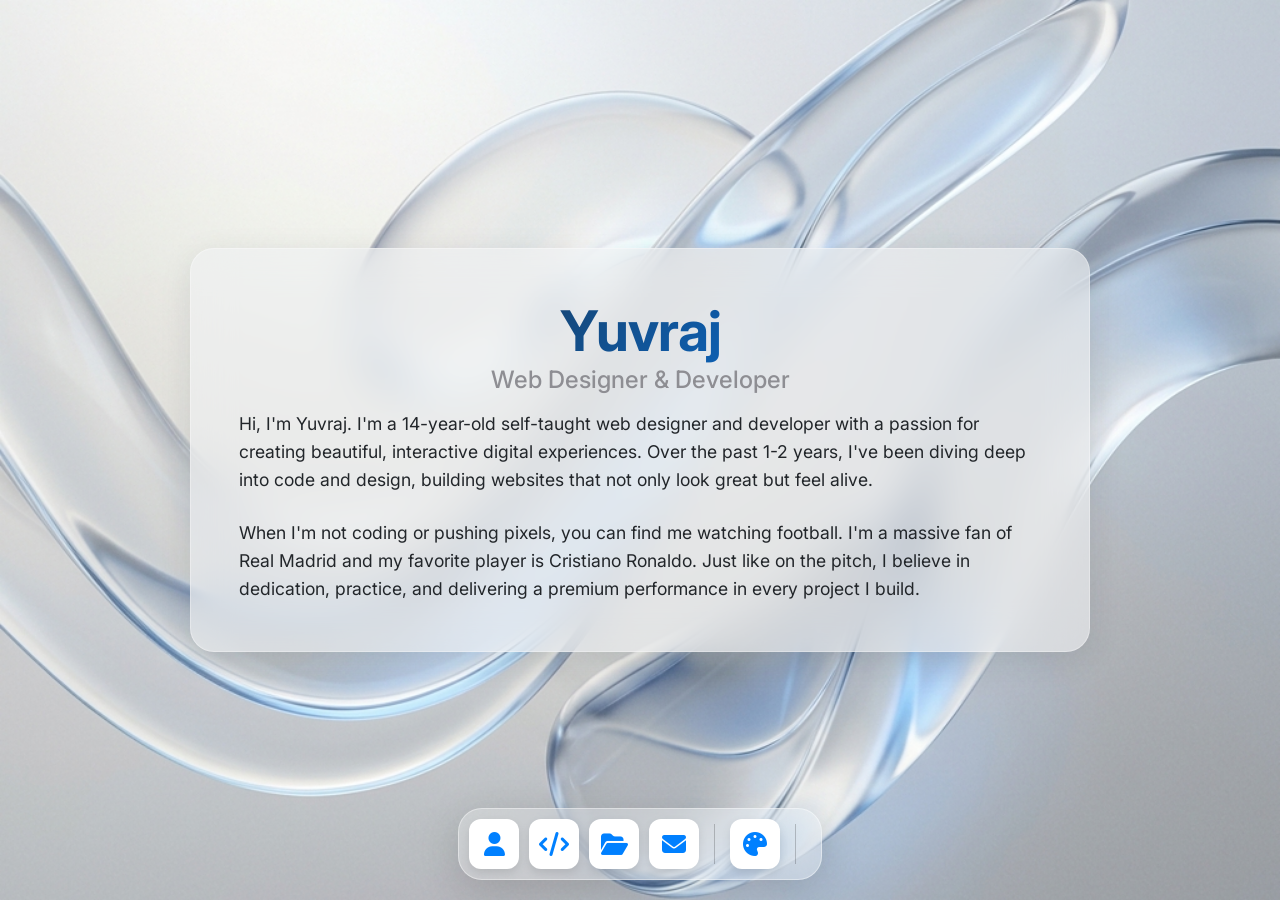
<file: index.html>
<!DOCTYPE html>
<html lang="en">

<head>
  <meta charset="UTF-8">
  <meta name="viewport" content="width=device-width, initial-scale=1.0">
  <title>Yuvraj | Web Designer & Developer</title>

  <!-- Font Awesome -->
  <link rel="stylesheet" href="https://cdnjs.cloudflare.com/ajax/libs/font-awesome/6.4.0/css/all.min.css">

  <!-- Google Fonts -->
  <link rel="preconnect" href="https://fonts.googleapis.com">
  <link rel="preconnect" href="https://fonts.gstatic.com" crossorigin>
  <link href="https://fonts.googleapis.com/css2?family=Inter:wght@300;400;500;600;700&display=swap" rel="stylesheet">

  <style>
    :root {
      /* macOS Theme Colors */
      --mac-silver: #E5E5E5;
      --mac-gray: #D1D1D6;
      --mac-dark-gray: #8E8E93;
      --mac-blue: hsl(var(--hue-val, 0), 100%, 50%);
      --mac-red: #FF3B30;
      --mac-yellow: #FFCC00;
      --mac-green: #34C759;
      --text-dark: hsl(var(--hue-val, 0), 10%, 15%);
      --text-light: #F5F5F7;

      --glass-bg: hsl(var(--hue-val, 0), 10%, 95%, 0.6);
      --glass-border: hsl(var(--hue-val, 0), 10%, 100%, 0.3);
      --glass-shadow: 0 8px 32px hsl(var(--hue-val, 0), 50%, 10%, 0.1);

      --dock-bg: hsl(var(--hue-val, 0), 10%, 100%, 0.25);
      --dock-border: hsl(var(--hue-val, 0), 10%, 100%, 0.4);

      --card-bg: hsl(var(--hue-val, 0), 10%, 100%, 0.5);
      --card-hover: hsl(var(--hue-val, 0), 10%, 100%, 0.8);
      --hue-val: 210;
      --bg-hue: hue-rotate(calc(var(--hue-val) * 1deg - 210deg));
    }

    body.dark-mode {
      --mac-silver: #2C2C2E;
      --mac-gray: #3A3A3C;
      --mac-blue: hsl(var(--hue-val, 0), 100%, 65%);
      --text-dark: hsl(var(--hue-val, 0), 10%, 95%);
      --glass-bg: hsl(var(--hue-val, 0), 10%, 15%, 0.6);
      --glass-border: hsl(var(--hue-val, 0), 10%, 100%, 0.1);
      --dock-bg: hsl(var(--hue-val, 0), 10%, 15%, 0.4);
      --dock-border: hsl(var(--hue-val, 0), 10%, 100%, 0.2);
      --card-bg: hsl(var(--hue-val, 0), 10%, 0%, 0.4);
      --card-hover: hsl(var(--hue-val, 0), 10%, 0%, 0.6);
    }

    body.dark-mode .mac-window {
      background: #1e1e1e;
      color: #fff;
    }

    body.dark-mode .window-header {
      background: linear-gradient(to bottom, #3a3a3c, #2c2c2e);
      border-bottom: 1px solid #111;
    }

    body.dark-mode .window-title {
      color: #ddd;
    }

    body.dark-mode .window-content {
      background: #111;
    }

    body.dark-mode .file-note {
      background: rgba(30, 30, 30, 0.9);
      color: #aaa;
      border-top: 1px solid #333;
    }

    body.dark-mode .dock-icon {
      background: #2c2c2e;
    }

    body.dark-mode::before {
      background-image: url('images/macos_wallpaper_dark.png');
    }

    * {
      margin: 0;
      padding: 0;
      box-sizing: border-box;
      font-family: 'Inter', -apple-system, BlinkMacSystemFont, "Segoe UI", Roboto, Helvetica, Arial, sans-serif;
    }

    body {
      color: var(--text-dark);
      overflow-x: hidden;
      height: 100vh;
      display: flex;
      flex-direction: column;
    }

    body::before {
      content: "";
      position: fixed;
      top: 0;
      left: 0;
      right: 0;
      bottom: 0;
      background-image: url('images/macos_wallpaper_1777717045287.png');
      background-size: cover;
      background-position: center;
      background-attachment: fixed;
      background-repeat: no-repeat;
      z-index: -1;
      filter: var(--bg-hue);
      transition: filter 0.3s ease;
    }

    /* Scrollable Main Content */
    .desktop-content {
      flex: 1;
      overflow-y: auto;
      padding-bottom: 120px;
      /* Space for dock */
      scroll-behavior: smooth;
    }

    /* Sections */
    section {
      min-height: 100vh;
      display: flex;
      flex-direction: column;
      align-items: center;
      justify-content: center;
      padding: 4rem 2rem;
    }

    .glass-panel {
      background: var(--glass-bg);
      backdrop-filter: blur(20px);
      -webkit-backdrop-filter: blur(20px);
      border: 1px solid var(--glass-border);
      border-radius: 24px;
      padding: 3rem;
      box-shadow: var(--glass-shadow);
      max-width: 900px;
      width: 100%;
    }

    .section-title {
      font-size: 2.5rem;
      font-weight: 700;
      margin-bottom: 2rem;
      text-align: center;
      letter-spacing: -0.5px;
    }

    /* About Section */
    .about-content {
      display: flex;
      flex-direction: column;
      gap: 1.5rem;
      font-size: 1.1rem;
      line-height: 1.6;
    }

    .about-header {
      text-align: center;
      margin-bottom: 1rem;
    }

    .about-header h1 {
      font-size: 3.5rem;
      letter-spacing: -1px;
      background: linear-gradient(135deg, var(--text-dark) 0%, var(--mac-blue) 100%);
      -webkit-background-clip: text;
      -webkit-text-fill-color: transparent;
    }

    .about-header h2 {
      font-size: 1.5rem;
      font-weight: 500;
      color: var(--mac-dark-gray);
    }

    /* Skills Section */
    .skills-grid {
      display: grid;
      grid-template-columns: repeat(auto-fit, minmax(150px, 1fr));
      gap: 1.5rem;
      margin-top: 2rem;
    }

    .skill-card {
      background: var(--card-bg);
      border-radius: 16px;
      padding: 1.5rem;
      text-align: center;
      transition: all 0.3s ease;
      border: 1px solid var(--glass-border);
    }

    .skill-card:hover {
      transform: translateY(-5px);
      background: var(--card-hover);
      box-shadow: 0 10px 20px rgba(0, 0, 0, 0.05);
    }

    .skill-icon {
      font-size: 2.5rem;
      color: var(--mac-blue);
      margin-bottom: 1rem;
    }

    /* Projects Section */
    .projects-grid {
      display: grid;
      grid-template-columns: repeat(auto-fit, minmax(300px, 1fr));
      gap: 2rem;
    }

    .project-card {
      background: var(--card-bg);
      border-radius: 20px;
      overflow: hidden;
      cursor: pointer;
      transition: all 0.3s ease;
      border: 1px solid var(--glass-border);
    }

    .project-card:hover {
      transform: scale(1.02);
      box-shadow: 0 15px 30px rgba(0, 0, 0, 0.1);
    }

    .project-thumb {
      width: 100%;
      height: 200px;
      height: 200px;
      background-size: cover;
      background-position: top center;
      background-repeat: no-repeat;
      border-bottom: 1px solid rgba(0, 0, 0, 0.05);
    }

    .thumb-1 { background-image: url("Website Examples/Barber 1 /Light1.png"); }
    body.dark-mode .thumb-1 { background-image: url("Website Examples/Barber 1 /Dark1.png"); }

    .thumb-2 { background-image: url("Website Examples/barber 2/Light.png"); }
    body.dark-mode .thumb-2 { background-image: url("Website Examples/barber 2/Dark.png"); }

    .thumb-3 { background-image: url("Website Examples/barber 3/light.png"); }
    body.dark-mode .thumb-3 { background-image: url("Website Examples/barber 3/Dark.png"); }

    .thumb-4 { background-image: url("Website Examples/Portfolio/Light1.png"); }
    body.dark-mode .thumb-4 { background-image: url("Website Examples/Portfolio/Dark1.png"); }

    .project-info {
      padding: 1.5rem;
    }

    .project-title {
      font-weight: 600;
      font-size: 1.25rem;
      margin-bottom: 0.5rem;
    }

    .project-desc {
      font-size: 0.95rem;
      color: #555;
    }

    /* Contact Section */
    .contact-card {
      text-align: center;
    }

    .contact-email {
      display: inline-block;
      margin: 2rem 0;
      font-size: 1.5rem;
      font-weight: 600;
      color: var(--mac-blue);
      text-decoration: none;
      padding: 1rem 2rem;
      background: rgba(0, 122, 255, 0.1);
      border-radius: 12px;
      transition: all 0.3s ease;
    }

    .contact-email:hover {
      background: rgba(0, 122, 255, 0.2);
    }

    /* macOS Dock */
    .dock-container {
      position: fixed;
      bottom: 20px;
      left: 50%;
      transform: translateX(-50%);
      z-index: 10000;
    }

    .dock {
      display: flex;
      align-items: center;
      gap: 10px;
      padding: 10px;
      background: var(--dock-bg);
      backdrop-filter: blur(30px);
      -webkit-backdrop-filter: blur(30px);
      border: 1px solid var(--dock-border);
      border-radius: 24px;
      box-shadow: 0 10px 40px rgba(0, 0, 0, 0.15);
    }

    .dock-divider {
      width: 1px;
      height: 40px;
      background: rgba(0, 0, 0, 0.2);
      margin: 0 5px;
    }

    .dock-icon {
      width: 50px;
      height: 50px;
      border-radius: 12px;
      background: #fff;
      display: flex;
      align-items: center;
      justify-content: center;
      font-size: 1.5rem;
      color: var(--mac-blue);
      cursor: pointer;
      position: relative;
      transition: all 0.2s cubic-bezier(0.25, 1, 0.5, 1);
      box-shadow: 0 4px 10px rgba(0, 0, 0, 0.1);
    }

    .dock-icon:hover {
      transform: scale(1.3) translateY(-10px);
      z-index: 2;
      margin: 0 10px;
    }

    .dock-icon::after {
      content: attr(data-tooltip);
      position: absolute;
      top: -35px;
      background: rgba(0, 0, 0, 0.7);
      color: white;
      padding: 4px 10px;
      border-radius: 6px;
      font-size: 12px;
      white-space: nowrap;
      opacity: 0;
      pointer-events: none;
      transition: opacity 0.2s;
    }

    .dock-icon:hover::after {
      opacity: 1;
    }

    .minimized-indicator {
      position: absolute;
      bottom: -6px;
      width: 4px;
      height: 4px;
      background-color: var(--text-dark);
      border-radius: 50%;
      opacity: 0.5;
    }

    /* Window Manager */
    #window-manager {
      position: fixed;
      top: 0;
      left: 0;
      width: 100vw;
      height: 100vh;
      pointer-events: none;
      z-index: 1000;
    }

    .mac-window {
      position: absolute;
      top: 10%;
      left: 10%;
      width: 800px;
      height: 600px;
      background: #fff;
      border-radius: 12px;
      box-shadow: 0 20px 60px rgba(0, 0, 0, 0.2), 0 0 0 1px rgba(0, 0, 0, 0.1);
      display: flex;
      flex-direction: column;
      pointer-events: auto;
      /* removed overflow: hidden to allow resize handles to sit slightly outside */
      border-radius: 12px;
      min-width: 400px;
      min-height: 300px;
      transition: transform 0.3s ease, opacity 0.3s ease;
      transform-origin: center center;
    }

    .mac-window.minimized {
      transform: scale(0.1) translateY(100vh);
      opacity: 0;
      pointer-events: none;
    }

    .mac-window.fullscreen {
      top: 0 !important;
      left: 0 !important;
      width: 100vw !important;
      height: calc(100vh - 80px) !important;
      /* Leave space for dock */
      border-radius: 0;
      resize: none;
    }

    .window-header {
      height: 38px;
      background: linear-gradient(to bottom, #f6f6f6, #e0e0e0);
      display: flex;
      align-items: center;
      padding: 0 16px;
      border-bottom: 1px solid #ccc;
      border-radius: 12px 12px 0 0;
      cursor: grab;
      user-select: none;
      position: relative;
    }

    .window-header:active {
      cursor: grabbing;
    }

    .window-controls {
      display: flex;
      gap: 8px;
    }

    .control-btn {
      width: 12px;
      height: 12px;
      border-radius: 50%;
      border: 1px solid rgba(0, 0, 0, 0.16);
      cursor: pointer;
      display: flex;
      align-items: center;
      justify-content: center;
      box-shadow: inset 0 1px 1px rgba(255, 255, 255, 0.45), 0 0 0 0.5px rgba(0, 0, 0, 0.15);
    }

    .control-btn i {
      font-size: 8px;
      opacity: 0;
      transition: opacity 0.1s;
      color: rgba(0, 0, 0, 0.6);
    }

    .window-controls:hover .control-btn i {
      opacity: 1;
    }

    .btn-close {
      background: radial-gradient(circle at 35% 30%, #ff8f88, var(--mac-red));
    }

    .btn-minimize {
      background: radial-gradient(circle at 35% 30%, #ffe48a, var(--mac-yellow));
    }

    .btn-maximize {
      background: radial-gradient(circle at 35% 30%, #90eb9f, var(--mac-green));
    }

    .window-controls:hover .btn-close i,
    .window-controls:hover .btn-minimize i,
    .window-controls:hover .btn-maximize i {
      opacity: 1;
    }

    .window-title {
      position: absolute;
      left: 50%;
      transform: translateX(-50%);
      font-size: 13px;
      font-weight: 600;
      color: #333;
    }

    .window-content {
      flex: 1;
      position: relative;
      background: #f5f5f7;
      border-radius: 0 0 12px 12px;
      overflow: hidden;
    }

    .window-iframe {
      width: 100%;
      height: 100%;
      border: none;
    }

    /* Iframe Interaction Overlay to prevent iframe from swallowing mouse events during drag */
    .drag-overlay {
      position: absolute;
      top: 0;
      left: 0;
      width: 100%;
      height: 100%;
      z-index: 10;
      display: none;
    }

    .mac-window.is-dragging .drag-overlay {
      display: block;
    }

    .file-note {
      position: absolute;
      bottom: 0;
      width: 100%;
      background: rgba(255, 255, 255, 0.9);
      padding: 8px;
      text-align: center;
      font-size: 12px;
      color: #666;
      border-top: 1px solid #eee;
    }

    /* Resize Handles */
    .resize-handle {
      position: absolute;
      z-index: 100;
    }

    .resize-n {
      top: -5px;
      left: 0;
      width: 100%;
      height: 10px;
      cursor: ns-resize;
    }

    .resize-s {
      bottom: -5px;
      left: 0;
      width: 100%;
      height: 10px;
      cursor: ns-resize;
    }

    .resize-e {
      top: 0;
      right: -5px;
      width: 10px;
      height: 100%;
      cursor: ew-resize;
    }

    .resize-w {
      top: 0;
      left: -5px;
      width: 10px;
      height: 100%;
      cursor: ew-resize;
    }

    .resize-nw {
      top: -5px;
      left: -5px;
      width: 15px;
      height: 15px;
      cursor: nwse-resize;
    }

    .resize-ne {
      top: -5px;
      right: -5px;
      width: 15px;
      height: 15px;
      cursor: nesw-resize;
    }

    .resize-sw {
      bottom: -5px;
      left: -5px;
      width: 15px;
      height: 15px;
      cursor: nesw-resize;
    }

    .resize-se {
      bottom: -5px;
      right: -5px;
      width: 15px;
      height: 15px;
      height: 15px;
      cursor: nwse-resize;
    }

    .hue-control {
      display: flex;
      align-items: center;
      gap: 0.7rem;
      width: 100%;
      padding: 0.65rem 0.85rem;
      border: 1px solid var(--glass-border);
      background: color-mix(in srgb, var(--card-bg) 86%, transparent);
      border-radius: 12px;
      backdrop-filter: blur(7px);
    }

    .hue-control label {
      font-size: 0.82rem;
      color: #a0a0a5;
    }

    #hueSlider {
      flex: 1;
      appearance: none;
      -webkit-appearance: none;
      height: 6px;
      border-radius: 999px;
      border: none;
      outline: none;
      background: linear-gradient(
        90deg,
        hsl(0 90% 55%),
        hsl(40 90% 55%),
        hsl(80 90% 55%),
        hsl(130 90% 50%),
        hsl(200 90% 56%),
        hsl(260 90% 62%),
        hsl(320 90% 58%),
        hsl(360 90% 55%)
      );
    }

    #hueSlider::-webkit-slider-thumb {
      appearance: none;
      -webkit-appearance: none;
      width: 16px;
      height: 16px;
      border-radius: 50%;
      border: 2px solid #fff;
      background: hsl(var(--hue-val, 0), 100%, 50%);
      box-shadow: 0 0 0 2px color-mix(in srgb, hsl(var(--hue-val, 0), 100%, 50%) 55%, #000);
      cursor: pointer;
    }

    #hueValue {
      min-width: 46px;
      font-size: 0.82rem;
      color: var(--mac-blue);
      font-weight: 600;
    }

    /* Mobile Optimizations */
    @media (max-width: 900px) {
      body {
        height: auto;
        min-height: 100vh;
      }

      body::before {
        background-attachment: scroll;
      }

      .desktop-content {
        padding-bottom: 104px;
      }

      section {
        min-height: auto;
        padding: 2.25rem 1rem;
      }

      .glass-panel {
        padding: 1.4rem;
        border-radius: 18px;
      }

      .about-header h1 {
        font-size: 2.3rem;
      }

      .about-header h2 {
        font-size: 1.1rem;
      }

      .section-title {
        font-size: 1.85rem;
        margin-bottom: 1.2rem;
      }

      .about-content {
        font-size: 1rem;
        line-height: 1.5;
      }

      .skills-grid {
        grid-template-columns: repeat(2, minmax(0, 1fr));
        gap: 0.9rem;
        margin-top: 1.3rem;
      }

      .skill-card {
        padding: 1rem;
      }

      .skill-icon {
        font-size: 2rem;
      }

      .projects-grid {
        grid-template-columns: 1fr;
        gap: 1rem;
      }

      .project-card {
        border-radius: 16px;
      }

      .project-card:active {
        transform: scale(0.985);
      }

      .project-thumb {
        height: 170px;
      }

      .project-info {
        padding: 1rem;
      }

      .contact-email {
        width: 100%;
        margin: 1.3rem 0 0;
        font-size: 1.15rem;
      }

      .dock-container {
        bottom: max(8px, env(safe-area-inset-bottom, 0px));
        width: calc(100% - 12px);
        left: 6px;
        transform: none;
      }

      .dock {
        width: 100%;
        justify-content: space-between;
        gap: 6px;
        padding: 8px;
        border-radius: 16px;
      }

      .dock-icon {
        width: 44px;
        height: 44px;
        font-size: 1.1rem;
        flex: 0 0 auto;
      }

      .dock-icon:hover {
        transform: none;
        margin: 0;
      }

      .dock-icon::after {
        display: none;
      }

      .dock-divider {
        height: 28px;
        margin: 0;
      }

      #window-manager {
        display: none;
      }

      .mobile-viewer {
        position: fixed;
        inset: 0;
        background: rgba(0, 0, 0, 0.72);
        z-index: 20000;
        display: none;
        align-items: center;
        justify-content: center;
        padding: 0.8rem;
      }

      .mobile-viewer.open {
        display: flex;
      }

      .mobile-viewer-panel {
        width: 100%;
        height: min(84vh, 760px);
        background: #fff;
        border-radius: 18px;
        overflow: hidden;
        display: flex;
        flex-direction: column;
        box-shadow: 0 24px 44px rgba(0, 0, 0, 0.35);
      }

      body.dark-mode .mobile-viewer-panel {
        background: #1e1e1e;
      }

      .mobile-viewer-header {
        height: 48px;
        display: flex;
        align-items: center;
        justify-content: space-between;
        padding: 0 14px;
        background: linear-gradient(to bottom, #f6f6f6, #e0e0e0);
        border-bottom: 1px solid #ccc;
        font-size: 0.9rem;
        font-weight: 600;
      }

      body.dark-mode .mobile-viewer-header {
        background: linear-gradient(to bottom, #3a3a3c, #2c2c2e);
        border-bottom: 1px solid #111;
      }

      .mobile-viewer-close {
        border: none;
        background: var(--mac-red);
        color: #fff;
        width: 28px;
        height: 28px;
        border-radius: 50%;
        font-size: 0.9rem;
        cursor: pointer;
      }

      .mobile-viewer-open-tab {
        color: var(--mac-blue);
        text-decoration: none;
        font-size: 0.82rem;
      }

      .mobile-viewer-iframe {
        flex: 1;
        border: none;
        width: 100%;
      }
    }
  </style>
</head>

<body>

  <!-- Project website files (barber1.html, barber2.html, barber3.html, portfolio.html) should be placed in the same folder as this index.html file -->

  <main class="desktop-content">

    <!-- About Section -->
    <section id="about">
      <div class="glass-panel">
        <div class="about-header">
          <h1>Yuvraj</h1>
          <h2>Web Designer & Developer</h2>
        </div>
        <div class="about-content">
          <p>Hi, I'm Yuvraj. I'm a 14-year-old self-taught web designer and developer with a passion for creating
            beautiful, interactive digital experiences. Over the past 1-2 years, I've been diving deep into code and
            design, building websites that not only look great but feel alive.</p>
          <p>When I'm not coding or pushing pixels, you can find me watching football. I'm a massive fan of Real Madrid
            and my favorite player is Cristiano Ronaldo. Just like on the pitch, I believe in dedication, practice, and
            delivering a premium performance in every project I build.</p>
        </div>
      </div>
    </section>

    <!-- Skills Section -->
    <section id="skills">
      <div class="glass-panel">
        <h2 class="section-title">My Toolkit</h2>
        <div class="skills-grid">
          <div class="skill-card">
            <i class="fab fa-html5 skill-icon"></i>
            <h3>HTML5</h3>
          </div>
          <div class="skill-card">
            <i class="fab fa-css3-alt skill-icon"></i>
            <h3>CSS3</h3>
          </div>
          <div class="skill-card">
            <i class="fab fa-js skill-icon"></i>
            <h3>JavaScript</h3>
          </div>
          <div class="skill-card">
            <i class="fas fa-mobile-alt skill-icon"></i>
            <h3>Responsive Design</h3>
          </div>
          <div class="skill-card">
            <i class="fas fa-paint-brush skill-icon"></i>
            <h3>Modern UI/UX</h3>
          </div>
        </div>
      </div>
    </section>

    <!-- Projects Section -->
    <section id="projects">
      <div class="glass-panel">
        <h2 class="section-title">Featured Projects</h2>
        <div class="projects-grid">

          <!-- Project 1 -->
          <div class="project-card"
            onclick="openWindow('project-1', 'The Gentleman\'s Trim', 'Website Examples/Barber 1 /index.html')">
            <div class="project-thumb thumb-1" aria-label="Barber 1"></div>
            <div class="project-info">
              <h3 class="project-title">The Gentleman's Den</h3>
              <p class="project-desc">A classic, traditional barbershop website with vintage aesthetics and timeless
                elegance.</p>
            </div>
          </div>

          <!-- Project 2 -->
          <div class="project-card"
            onclick="openWindow('project-2', 'Fade & Co.', 'Website Examples/barber 2/index.html')">
            <div class="project-thumb thumb-2" aria-label="Barber 2"></div>
            <div class="project-info">
              <h3 class="project-title">King's Cut</h3>
              <p class="project-desc">A modern, trendy barbershop site featuring dark mode, neon accents, and urban
                vibes.</p>
            </div>
          </div>

          <!-- Project 3 -->
          <div class="project-card"
            onclick="openWindow('project-3', 'The Royal Blade', 'Website Examples/barber 3/index.html')">
            <div class="project-thumb thumb-3" aria-label="Barber 3"></div>
            <div class="project-info">
              <h3 class="project-title">Barber</h3>
              <p class="project-desc">A luxury, upscale grooming experience online with premium black and gold branding.
              </p>
            </div>
          </div>

          <!-- Project 4 -->
          <div class="project-card"
            onclick="openWindow('project-4', 'Creative Minimal Portfolio', 'Website Examples/Portfolio/index.html')">
            <div class="project-thumb thumb-4" aria-label="Portfolio"></div>
            <div class="project-info">
              <h3 class="project-title">Creative Portfolio</h3>
              <p class="project-desc">A clean,interactive, minimal, and gamified portfolio template designed for
                creative professionals.</p>
            </div>
          </div>

        </div>
      </div>
    </section>

    <!-- Contact Section -->
    <section id="contact">
      <div class="glass-panel contact-card">
        <h2 class="section-title">Let's Connect</h2>
        <p>I'm always open to freelance projects, collaborations, and new opportunities.</p>
        <a href="mailto:auto.tree7@gmail.com" class="contact-email">auto.tree7@gmail.com</a>
      </div>
    </section>

  </main>

  <!-- Window Manager Container -->
  <div id="window-manager"></div>
  <div id="mobile-viewer" class="mobile-viewer" aria-hidden="true"></div>

  <!-- macOS Dock -->
  <div class="dock-container">
    <nav class="dock" id="main-dock">
      <div class="dock-icon" data-tooltip="About Me" onclick="scrollToSection('about')">
        <i class="fas fa-user"></i>
      </div>
      <div class="dock-icon" data-tooltip="Skills" onclick="scrollToSection('skills')">
        <i class="fas fa-code"></i>
      </div>
      <div class="dock-icon" data-tooltip="Projects" onclick="scrollToSection('projects')">
        <i class="fas fa-folder-open"></i>
      </div>
      <div class="dock-icon" data-tooltip="Contact" onclick="scrollToSection('contact')">
        <i class="fas fa-envelope" onclick="event.stopPropagation(); scrollToSection('contact')"></i>
      </div>

      <div class="dock-divider"></div>

      <div class="dock-icon" data-tooltip="Theme Changer" onclick="openThemeChanger()">
        <i class="fas fa-palette"></i>
      </div>

      <div class="dock-divider"></div>

      <!-- Minimized windows will appear here -->
      <div id="minimized-dock-area" style="display: flex; gap: 10px;"></div>
    </nav>
  </div>

  <script>
    // --- Scroll Navigation ---
    function scrollToSection(id) {
      document.getElementById(id).scrollIntoView({ behavior: 'smooth' });
    }

    // --- Window Manager State ---
    let zIndexCounter = 1000;
    let focusedWindowId = null;
    const windows = {}; // Store window state
    const MOBILE_BREAKPOINT = 900;

    function isMobileLayout() {
      return window.matchMedia(`(max-width: ${MOBILE_BREAKPOINT}px)`).matches;
    }

    function closeMobileViewer() {
      const viewer = document.getElementById('mobile-viewer');
      if (!viewer) return;
      viewer.classList.remove('open');
      viewer.setAttribute('aria-hidden', 'true');
      viewer.innerHTML = '';
    }

    function openMobileViewer(title, payload, isInline = false) {
      const viewer = document.getElementById('mobile-viewer');
      if (!viewer) return;
      const iframeMarkup = isInline
        ? `<iframe srcdoc="${payload.replaceAll('"', '&quot;')}" class="mobile-viewer-iframe" title="${title}"></iframe>`
        : `<iframe src="${payload}" class="mobile-viewer-iframe" title="${title}"></iframe>`;

      viewer.innerHTML = `
        <div class="mobile-viewer-panel" role="dialog" aria-modal="true" aria-label="${title}">
          <div class="mobile-viewer-header">
            <button class="mobile-viewer-close" aria-label="Close preview" onclick="closeMobileViewer()">
              <i class="fas fa-times"></i>
            </button>
            <span>${title}</span>
            ${isInline ? '<span></span>' : `<a class="mobile-viewer-open-tab" href="${payload}" target="_blank" rel="noopener noreferrer">Open Tab</a>`}
          </div>
          ${iframeMarkup}
        </div>
      `;

      viewer.classList.add('open');
      viewer.setAttribute('aria-hidden', 'false');
    }

    // --- Create / Open Window ---
    function openWindow(id, title, urlOrHtml, isInline = false) {
      if (isMobileLayout()) {
        openMobileViewer(title, urlOrHtml, isInline);
        return;
      }

      if (windows[id]) {
        // If it exists but minimized, restore it
        if (windows[id].minimized) {
          restoreWindow(id);
        }
        focusWindow(id);
        return;
      }

      const wm = document.getElementById('window-manager');

      // Calculate random initial offset for stacking
      const offset = Object.keys(windows).length * 30;

      const winEl = document.createElement('div');
      winEl.className = 'mac-window';
      winEl.id = `win-${id}`;
      winEl.style.top = `${10 + offset}px`;
      winEl.style.left = `${100 + offset}px`;

      winEl.innerHTML = `
        <div class="window-header" onmousedown="startDrag(event, '${id}')">
          <div class="window-controls">
            <div class="control-btn btn-close" onclick="closeWindow('${id}')">
              <i class="fas fa-times"></i>
            </div>
            <div class="control-btn btn-minimize" onclick="minimizeWindow('${id}')">
              <i class="fas fa-minus"></i>
            </div>
            <div class="control-btn btn-maximize" onclick="toggleMaximize('${id}')">
              <i class="fas fa-expand-alt"></i>
            </div>
          </div>
          <div class="window-title">${title}</div>
          ${!isInline ? `
          <div class="control-btn" style="width: auto; padding: 4px 10px; border: none; font-size: 11px; position: absolute; right: 16px; color: var(--mac-blue); background: rgba(0,0,0,0.05); border-radius: 12px; display: flex; gap: 6px; font-weight: 500; cursor: pointer;" onclick="window.open('${urlOrHtml}', '_blank')" title="Open in New Tab">
            <i class="fas fa-external-link-alt" style="opacity: 1; font-size: 10px; color: var(--mac-blue);"></i> Pop Out
          </div>
          ` : ''}
        </div>
        <div class="window-content">
          <div class="drag-overlay"></div>
          ${isInline ? urlOrHtml : `<iframe src="${urlOrHtml}" class="window-iframe" title="${title}"></iframe>
          <div class="file-note">Website files included in project folder</div>`}
        </div>
        <div class="resize-handle resize-n" onmousedown="startResize(event, '${id}', 'n')"></div>
        <div class="resize-handle resize-s" onmousedown="startResize(event, '${id}', 's')"></div>
        <div class="resize-handle resize-e" onmousedown="startResize(event, '${id}', 'e')"></div>
        <div class="resize-handle resize-w" onmousedown="startResize(event, '${id}', 'w')"></div>
        <div class="resize-handle resize-nw" onmousedown="startResize(event, '${id}', 'nw')"></div>
        <div class="resize-handle resize-ne" onmousedown="startResize(event, '${id}', 'ne')"></div>
        <div class="resize-handle resize-sw" onmousedown="startResize(event, '${id}', 'sw')"></div>
        <div class="resize-handle resize-se" onmousedown="startResize(event, '${id}', 'se')"></div>
      `;

      // Listen for click to focus
      winEl.addEventListener('mousedown', () => focusWindow(id));

      wm.appendChild(winEl);

      windows[id] = {
        el: winEl,
        title: title,
        minimized: false,
        fullscreen: false,
        prevRect: null
      };

      focusWindow(id);
    }

    // --- Focus Window ---
    function focusWindow(id) {
      if (!windows[id] || windows[id].minimized) return;
      zIndexCounter++;
      windows[id].el.style.zIndex = zIndexCounter;
      focusedWindowId = id;
    }

    // --- Close Window ---
    function closeWindow(id) {
      if (!windows[id]) return;

      // Remove from DOM
      windows[id].el.remove();

      // Remove from minimized dock if there
      removeMinimizedIcon(id);

      delete windows[id];
      if (focusedWindowId === id) {
        focusedWindowId = null;
        // Optionally focus the next highest z-index window
      }
    }

    // --- Minimize Window ---
    function minimizeWindow(id) {
      if (!windows[id] || windows[id].minimized) return;

      windows[id].minimized = true;
      windows[id].el.classList.add('minimized');

      if (focusedWindowId === id) focusedWindowId = null;

      // Add icon to dock
      const dockArea = document.getElementById('minimized-dock-area');
      const iconEl = document.createElement('div');
      iconEl.className = 'dock-icon';
      iconEl.id = `dock-icon-${id}`;
      iconEl.setAttribute('data-tooltip', windows[id].title);
      iconEl.innerHTML = `<i class="fas fa-window-maximize"></i><div class="minimized-indicator"></div>`;
      iconEl.onclick = () => restoreWindow(id);

      dockArea.appendChild(iconEl);
    }

    // --- Restore Window ---
    function restoreWindow(id) {
      if (!windows[id] || !windows[id].minimized) return;

      windows[id].minimized = false;
      windows[id].el.classList.remove('minimized');

      removeMinimizedIcon(id);
      focusWindow(id);
    }

    function removeMinimizedIcon(id) {
      const iconEl = document.getElementById(`dock-icon-${id}`);
      if (iconEl) iconEl.remove();
    }

    // --- Maximize/Fullscreen Window ---
    function toggleMaximize(id) {
      if (!windows[id]) return;
      const win = windows[id];

      if (win.fullscreen) {
        win.el.classList.remove('fullscreen');
        win.fullscreen = false;
      } else {
        win.el.classList.add('fullscreen');
        win.fullscreen = true;
      }
      focusWindow(id);
    }

    // --- Dragging Logic ---
    let isDragging = false;
    let dragId = null;
    let startX, startY, initialLeft, initialTop;

    function startDrag(e, id) {
      // Don't drag if clicking controls
      if (e.target.closest('.control-btn')) return;
      if (windows[id].fullscreen) return; // Prevent drag if fullscreen

      isDragging = true;
      dragId = id;
      focusWindow(id);

      startX = e.clientX;
      startY = e.clientY;

      const rect = windows[id].el.getBoundingClientRect();
      initialLeft = rect.left;
      initialTop = rect.top;

      windows[id].el.classList.add('is-dragging');

      document.addEventListener('mousemove', onDrag);
      document.addEventListener('mouseup', stopDrag);
    }

    function onDrag(e) {
      if (!isDragging || !dragId) return;

      const dx = e.clientX - startX;
      const dy = e.clientY - startY;

      const el = windows[dragId].el;
      const rect = el.getBoundingClientRect();
      const viewportW = window.innerWidth;
      const viewportH = window.innerHeight;

      // Keep at least part of the window on-screen so it can always be grabbed again.
      const minVisibleX = 80;
      const minVisibleY = 60;
      const margin = 6;

      const nextLeft = initialLeft + dx;
      const nextTop = initialTop + dy;

      const clampedLeft = Math.min(
        viewportW - minVisibleX - margin,
        Math.max(margin - rect.width + minVisibleX, nextLeft)
      );
      const clampedTop = Math.min(
        viewportH - minVisibleY - margin,
        Math.max(margin, nextTop)
      );

      el.style.left = `${clampedLeft}px`;
      el.style.top = `${clampedTop}px`;
    }

    function stopDrag() {
      if (dragId && windows[dragId]) {
        windows[dragId].el.classList.remove('is-dragging');
      }
      isDragging = false;
      dragId = null;
      document.removeEventListener('mousemove', onDrag);
      document.removeEventListener('mouseup', stopDrag);
    }

    // --- Resizing Logic ---
    let isResizing = false;
    let resizeDir = '';
    let startW, startH;

    function startResize(e, id, dir) {
      if (windows[id].fullscreen) return;

      e.stopPropagation(); // prevent window focus drag
      isResizing = true;
      dragId = id;
      resizeDir = dir;
      focusWindow(id);

      startX = e.clientX;
      startY = e.clientY;

      const rect = windows[id].el.getBoundingClientRect();
      initialLeft = rect.left;
      initialTop = rect.top;
      startW = rect.width;
      startH = rect.height;

      windows[id].el.classList.add('is-dragging'); // Reuse overlay to block iframe

      document.addEventListener('mousemove', onResize);
      document.addEventListener('mouseup', stopResize);
    }

    function onResize(e) {
      if (!isResizing || !dragId) return;

      const dx = e.clientX - startX;
      const dy = e.clientY - startY;
      const el = windows[dragId].el;
      const viewportW = window.innerWidth;
      const viewportH = window.innerHeight;
      const margin = 6;

      let newW = startW;
      let newH = startH;
      let newLeft = initialLeft;
      let newTop = initialTop;

      if (resizeDir.includes('e')) newW = startW + dx;
      if (resizeDir.includes('s')) newH = startH + dy;
      if (resizeDir.includes('w')) {
        newW = startW - dx;
        newLeft = initialLeft + dx;
      }
      if (resizeDir.includes('n')) {
        newH = startH - dy;
        newTop = initialTop + dy;
      }

      // Enforce minimums (e.g. 400x300)
      if (newW < 400) {
        if (resizeDir.includes('w')) newLeft -= (400 - newW);
        newW = 400;
      }
      if (newH < 300) {
        if (resizeDir.includes('n')) newTop -= (300 - newH);
        newH = 300;
      }

      // Clamp to viewport so the window can't leave the screen fully.
      // Keep at least some portion visible and avoid resizing beyond the viewport.
      const minVisibleX = 80;
      const minVisibleY = 60;

      // Limit size to viewport with margins.
      const maxW = Math.max(400, viewportW - margin * 2);
      const maxH = Math.max(300, viewportH - margin * 2);
      newW = Math.min(newW, maxW);
      newH = Math.min(newH, maxH);

      // Clamp position so some portion stays visible.
      newLeft = Math.min(
        viewportW - minVisibleX - margin,
        Math.max(margin - newW + minVisibleX, newLeft)
      );
      newTop = Math.min(
        viewportH - minVisibleY - margin,
        Math.max(margin, newTop)
      );

      el.style.width = `${newW}px`;
      el.style.height = `${newH}px`;
      // Always apply clamped position so resize from E/S can't push it off-screen.
      el.style.left = `${newLeft}px`;
      el.style.top = `${newTop}px`;
    }

    function stopResize() {
      if (dragId && windows[dragId]) {
        windows[dragId].el.classList.remove('is-dragging');
      }
      isResizing = false;
      dragId = null;
      resizeDir = '';
      document.removeEventListener('mousemove', onResize);
      document.removeEventListener('mouseup', stopResize);
    }

    // --- Keyboard Shortcuts ---
    window.addEventListener('keydown', (e) => {
      // Check if command/meta key is pressed
      if (e.metaKey || e.ctrlKey) {
        if (e.key.toLowerCase() === 'w') {
          if (focusedWindowId) {
            e.preventDefault(); // Try to prevent tab closing
            closeWindow(focusedWindowId);
          }
        }
        if (e.key.toLowerCase() === 'm') {
          if (focusedWindowId) {
            e.preventDefault();
            minimizeWindow(focusedWindowId);
          }
        }
      }

      // Arrow keys to move window
      if (focusedWindowId && !windows[focusedWindowId].fullscreen) {
        const moveAmount = 20;
        const el = windows[focusedWindowId].el;

        let rect = el.getBoundingClientRect();
        let moved = false;

        const viewportW = window.innerWidth;
        const viewportH = window.innerHeight;
        const minVisibleX = 80;
        const minVisibleY = 60;
        const margin = 6;

        const clampPos = (left, top, width, height) => {
          const clampedLeft = Math.min(
            viewportW - minVisibleX - margin,
            Math.max(margin - width + minVisibleX, left)
          );
          const clampedTop = Math.min(
            viewportH - minVisibleY - margin,
            Math.max(margin, top)
          );
          return { left: clampedLeft, top: clampedTop };
        };

        if (e.key === 'ArrowUp') {
          const next = clampPos(rect.left, rect.top - moveAmount, rect.width, rect.height);
          el.style.left = `${next.left}px`;
          el.style.top = `${next.top}px`;
          moved = true;
        }
        if (e.key === 'ArrowDown') {
          const next = clampPos(rect.left, rect.top + moveAmount, rect.width, rect.height);
          el.style.left = `${next.left}px`;
          el.style.top = `${next.top}px`;
          moved = true;
        }
        if (e.key === 'ArrowLeft') {
          const next = clampPos(rect.left - moveAmount, rect.top, rect.width, rect.height);
          el.style.left = `${next.left}px`;
          el.style.top = `${next.top}px`;
          moved = true;
        }
        if (e.key === 'ArrowRight') {
          const next = clampPos(rect.left + moveAmount, rect.top, rect.width, rect.height);
          el.style.left = `${next.left}px`;
          el.style.top = `${next.top}px`;
          moved = true;
        }

        // Only prevent default if we actually moved the window, 
        // to prevent page scrolling while trying to move the window.
        if (moved) {
          e.preventDefault();
        }
      }
    });

    // --- Theme Changer App ---
    function openThemeChanger() {
      const isDark = document.body.classList.contains('dark-mode');
      const content = `
        <div style="padding: 40px; display: flex; flex-direction: column; gap: 30px; height: 100%; box-sizing: border-box; align-items: center; justify-content: center;">
          
          <div style="display: flex; align-items: center; gap: 15px; width: 100%; max-width: 300px; justify-content: space-between; padding: 20px; background: var(--card-bg); border-radius: 16px; border: 1px solid var(--glass-border);">
            <div style="display: flex; align-items: center; gap: 15px;">
              <i class="fas fa-moon" style="font-size: 24px; color: #8E8E93;"></i>
              <span style="font-weight: 600; font-size: 1.1rem;">Dark Mode</span>
            </div>
            <label style="position: relative; display: inline-block; width: 50px; height: 28px;">
              <input type="checkbox" id="darkModeToggle" style="opacity: 0; width: 0; height: 0;" onchange="toggleDarkMode(this.checked)" ${isDark ? 'checked' : ''}>
              <span style="position: absolute; cursor: pointer; top: 0; left: 0; right: 0; bottom: 0; background-color: ${isDark ? 'var(--mac-green)' : '#ccc'}; transition: .4s; border-radius: 34px;" id="toggleBg">
                <span id="toggleSlider" style="position: absolute; content: ''; height: 22px; width: 22px; left: 3px; bottom: 3px; background-color: white; transition: .4s; border-radius: 50%; transform: ${isDark ? 'translateX(22px)' : 'translateX(0)'};"></span>
              </span>
            </label>
          </div>

          <div class="hue-control" style="max-width: 400px; margin: 0 auto;">
            <label for="hueSlider">Hue</label>
            <input id="hueSlider" type="range" min="0" max="360" value="${getComputedStyle(document.documentElement).getPropertyValue('--hue-val').trim() || 0}" aria-label="Change accent color hue" oninput="setHue(this.value)">
            <span id="hueValue">${getComputedStyle(document.documentElement).getPropertyValue('--hue-val').trim() || 0}&deg;</span>
          </div>
        </div>
      `;
      openWindow('theme-changer', 'Theme Changer', content, true);
    }

    function toggleDarkMode(isDark) {
      const bg = document.getElementById('toggleBg');
      const slider = document.getElementById('toggleSlider');
      if (isDark) {
        document.body.classList.add('dark-mode');
        if (slider) slider.style.transform = 'translateX(22px)';
        if (bg) bg.style.backgroundColor = 'var(--mac-green)';
      } else {
        document.body.classList.remove('dark-mode');
        if (slider) slider.style.transform = 'translateX(0)';
        if (bg) bg.style.backgroundColor = '#ccc';
      }
    }

    function setHue(hue) {
      const safeHue = Math.max(0, Math.min(360, Number(hue)));
      document.documentElement.style.setProperty("--hue-val", safeHue);
      const hueSlider = document.getElementById("hueSlider");
      const hueValue = document.getElementById("hueValue");
      if (hueSlider) hueSlider.value = safeHue;
      if (hueValue) hueValue.textContent = `${safeHue}°`;
      localStorage.setItem("portfolio-hue", String(safeHue));
    }

    document.addEventListener("DOMContentLoaded", () => {
      const savedHue = localStorage.getItem("portfolio-hue");
      if (savedHue !== null) {
        setHue(savedHue);
      }

      const viewer = document.getElementById('mobile-viewer');
      if (viewer) {
        viewer.addEventListener('click', (event) => {
          if (event.target === viewer) {
            closeMobileViewer();
          }
        });
      }
    });

    window.addEventListener('resize', () => {
      if (!isMobileLayout()) {
        closeMobileViewer();
      }
    });

  </script>
</body>

</html>
</file>
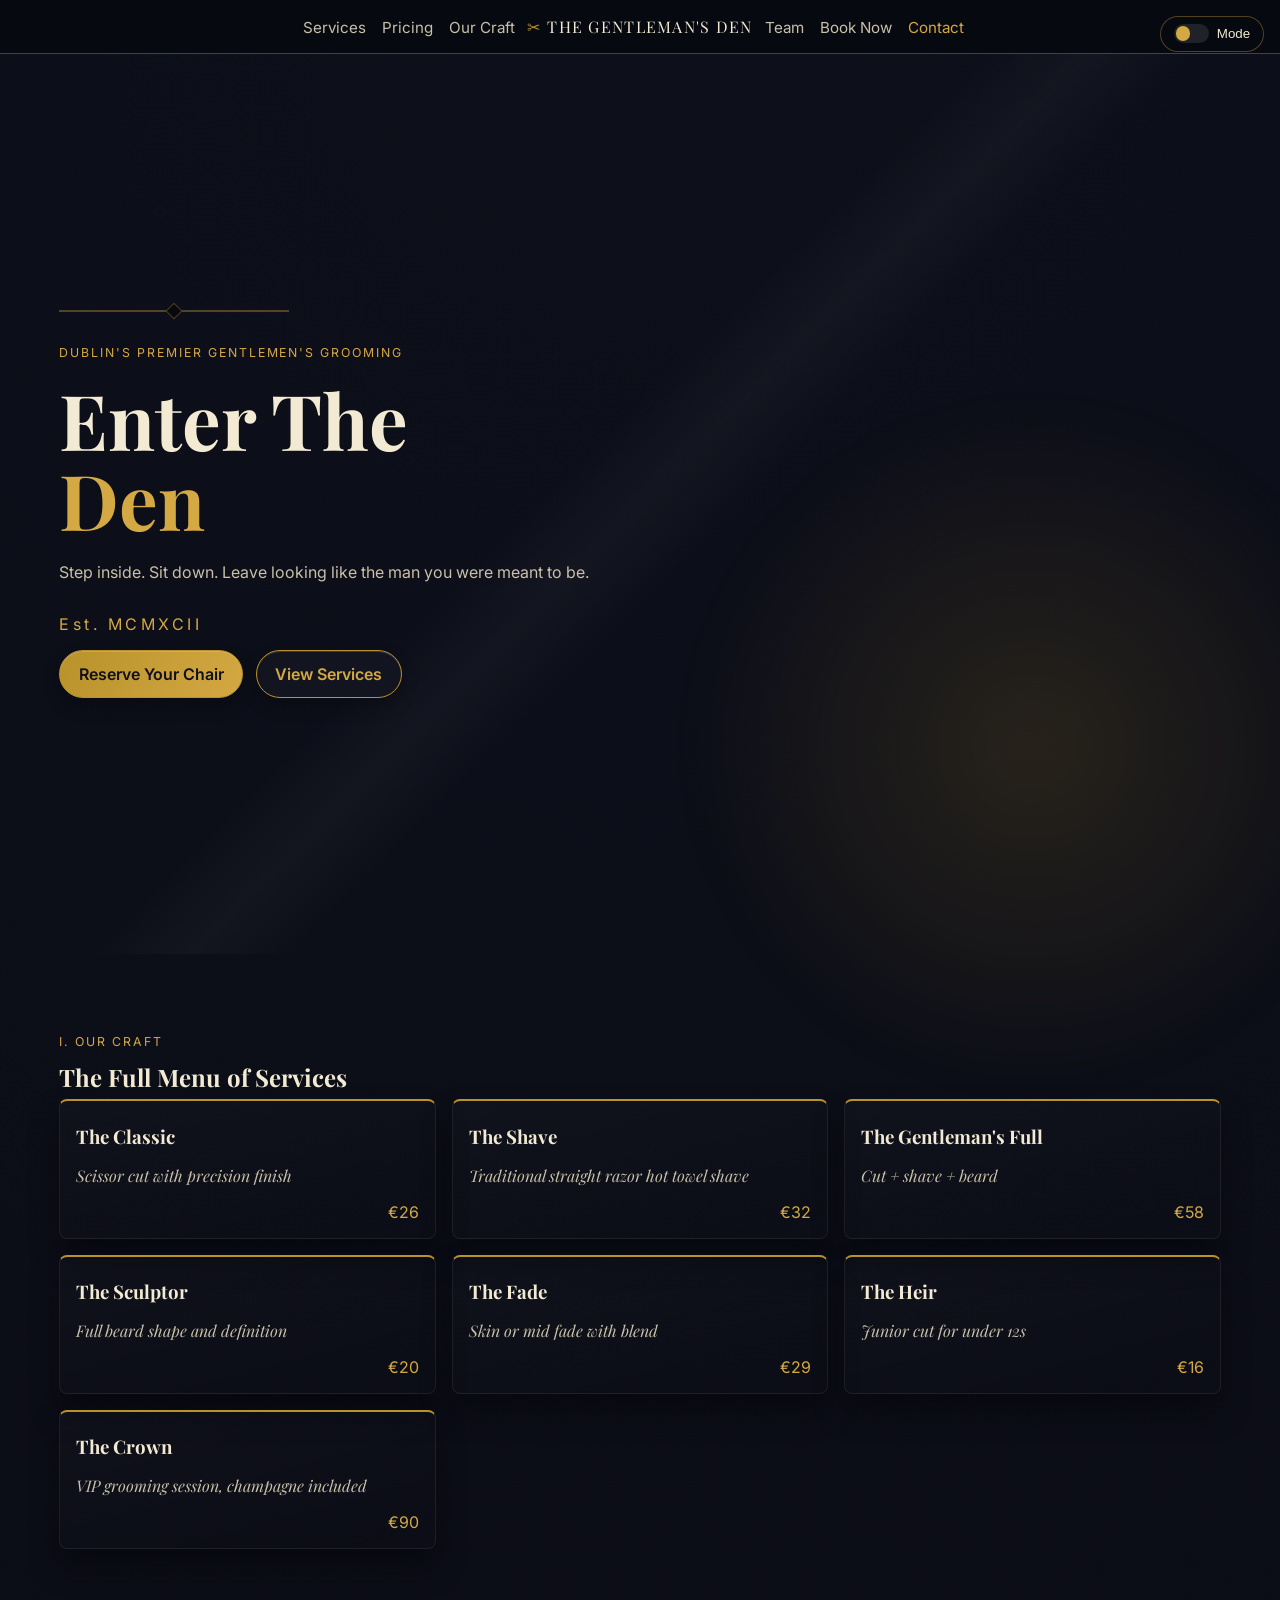
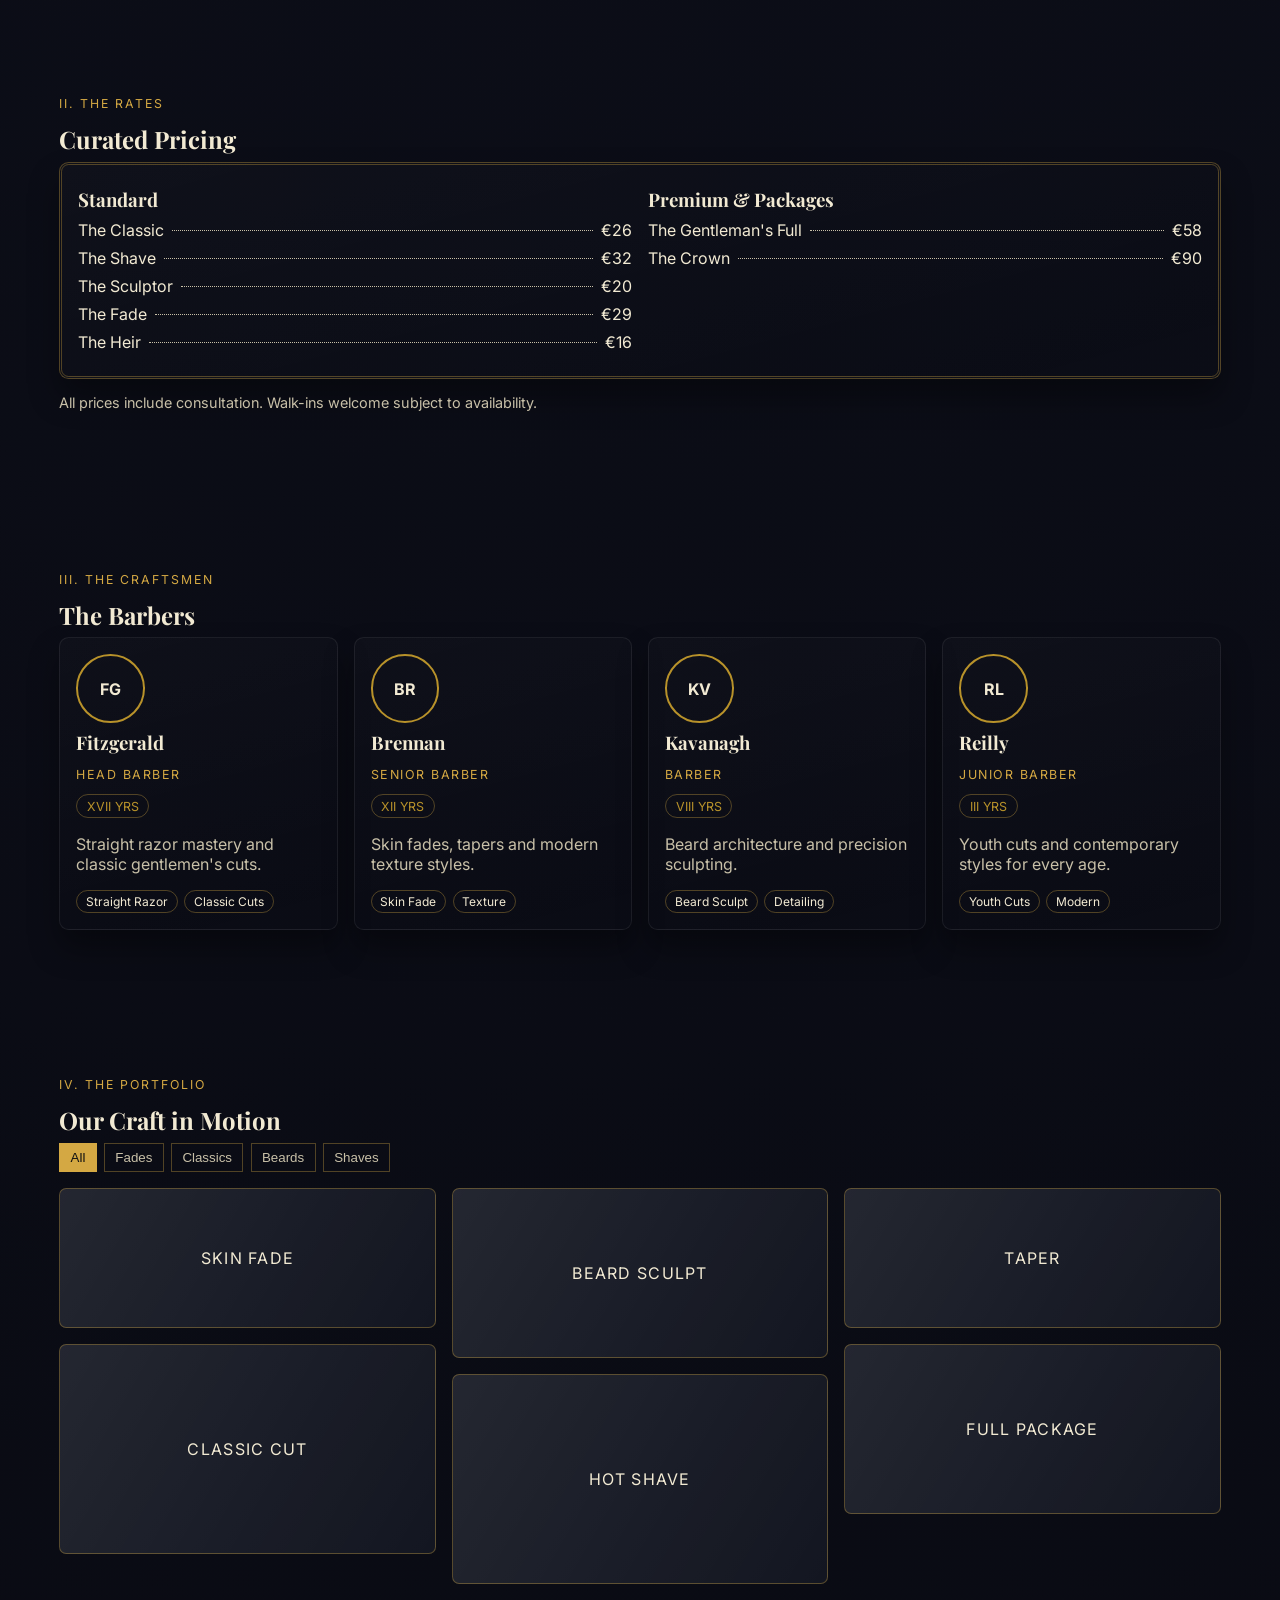
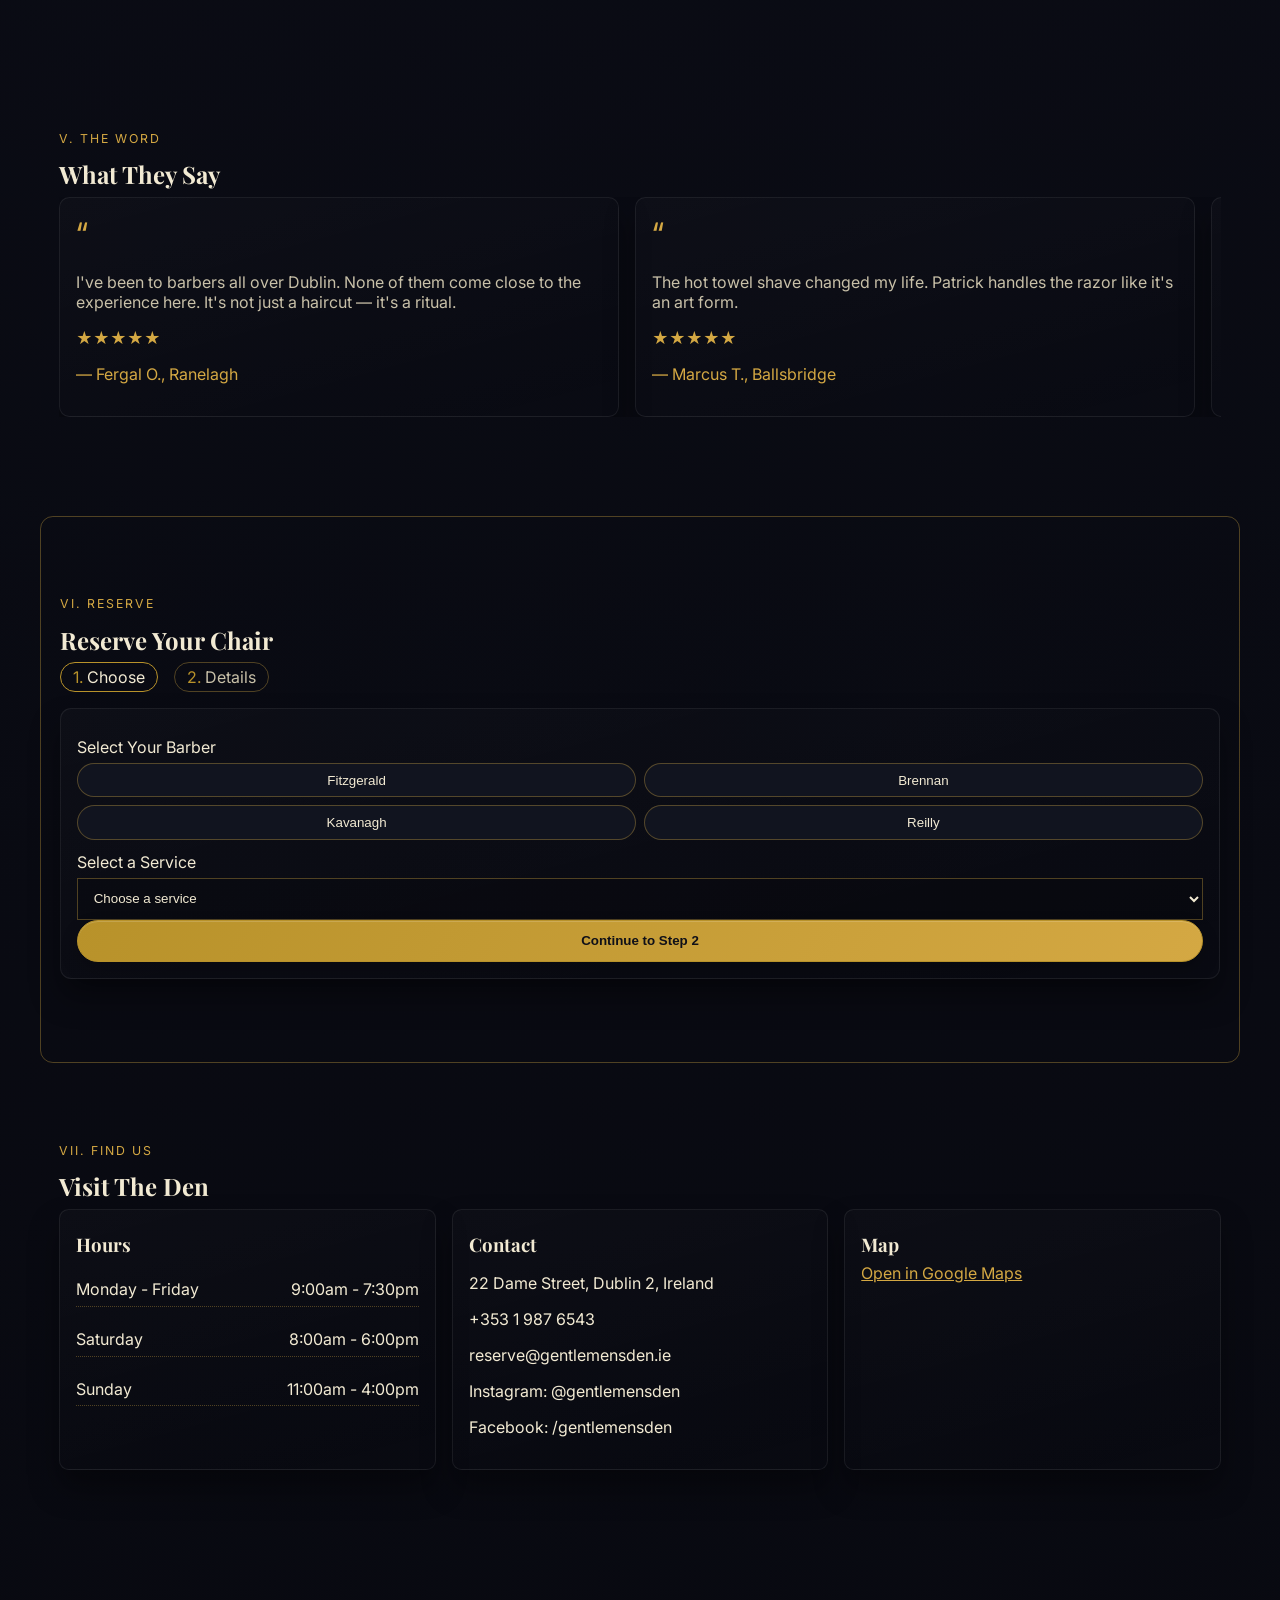
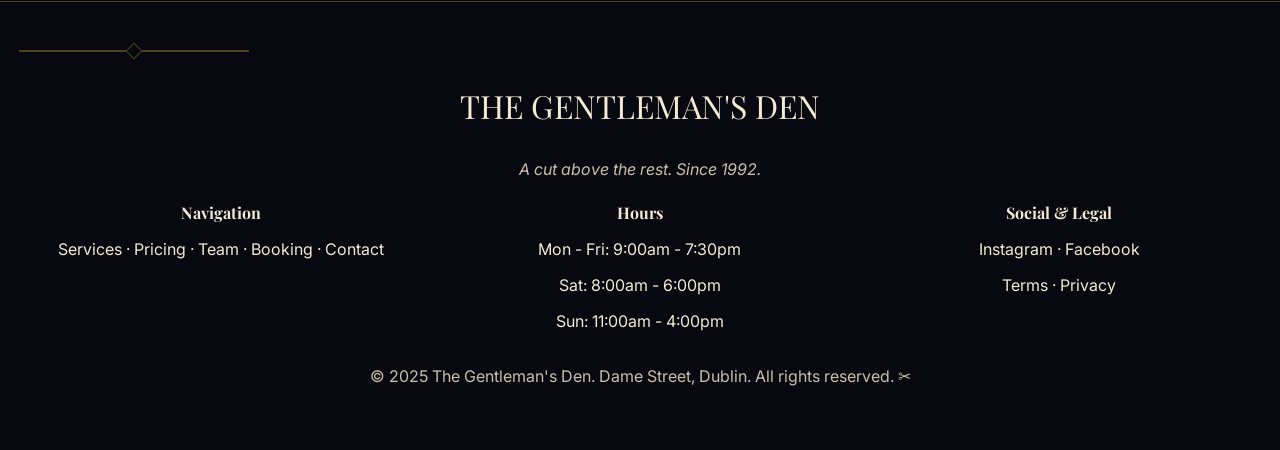
<file: Website Examples/Barber 1 /index.html>
<!DOCTYPE html>
<html lang="en">
  <head>
    <meta charset="UTF-8" />
    <meta name="viewport" content="width=device-width, initial-scale=1.0" />
    <title>The Gentleman's Den | Dublin Barber Shop</title>
    <meta
      name="description"
      content="The Gentleman's Den on Dame Street, Dublin. Premium grooming with classic cuts, hot towel shaves, and modern barbering."
    />
    <link rel="preconnect" href="https://fonts.googleapis.com" />
    <link rel="preconnect" href="https://fonts.gstatic.com" crossorigin />
    <link
      href="https://fonts.googleapis.com/css2?family=Inter:wght@400;500;600;700&family=Playfair+Display:wght@500;600;700;800&display=swap"
      rel="stylesheet"
    />
    <link rel="stylesheet" href="styles.css" />
  </head>
  <body>
    <div class="page-fade"></div>
    <button class="theme-toggle" id="themeToggle" aria-label="Toggle dark and light mode">
      <span class="toggle-track">
        <span class="toggle-thumb"></span>
      </span>
      <span class="toggle-label">Mode</span>
    </button>

    <header class="site-header" id="top">
      <nav class="main-nav">
        <button class="mobile-menu-btn" id="mobileMenuBtn" aria-label="Open menu">
          <span></span><span></span><span></span>
        </button>
        <ul class="nav-group nav-left">
          <li><a href="#services" class="nav-link">Services</a></li>
          <li><a href="#pricing" class="nav-link">Pricing</a></li>
          <li><a href="#services" class="nav-link">Our Craft</a></li>
        </ul>
        <a href="#top" class="logo">
          <span class="logo-mark">✂</span>
          <span>THE GENTLEMAN'S DEN</span>
        </a>
        <ul class="nav-group nav-right">
          <li><a href="#team" class="nav-link">Team</a></li>
          <li><a href="#booking" class="nav-link">Book Now</a></li>
          <li><a href="#contact" class="nav-link">Contact</a></li>
        </ul>
      </nav>
      <div class="mobile-menu" id="mobileMenu">
        <a href="#services" class="mobile-link">Services</a>
        <a href="#pricing" class="mobile-link">Pricing</a>
        <a href="#services" class="mobile-link">Our Craft</a>
        <a href="#team" class="mobile-link">Team</a>
        <a href="#booking" class="mobile-link">Book Now</a>
        <a href="#contact" class="mobile-link">Contact</a>
      </div>
    </header>

    <main>
      <section class="hero reveal" id="hero">
        <div class="hero-texture"></div>
        <div class="ornate-divider"><span></span></div>
        <p class="eyebrow">Dublin's Premier Gentlemen's Grooming</p>
        <h1>
          Enter The<br />
          <span>Den</span>
        </h1>
        <p class="hero-copy">
          Step inside. Sit down. Leave looking like the man you were meant to be.
        </p>
        <p class="stamp">Est. MCMXCII</p>
        <div class="hero-actions">
          <a href="#booking" class="btn btn-primary shimmer">Reserve Your Chair</a>
          <a href="#services" class="btn btn-outline shimmer">View Services</a>
        </div>
        <div class="hero-smoke"></div>
      </section>

      <section class="section reveal" id="services">
        <p class="roman">I. Our Craft</p>
        <h2>The Full Menu of Services</h2>
        <div class="services-grid">
          <article class="service-card">
            <h3>The Classic</h3>
            <p>Scissor cut with precision finish</p>
            <span>€26</span>
          </article>
          <article class="service-card">
            <h3>The Shave</h3>
            <p>Traditional straight razor hot towel shave</p>
            <span>€32</span>
          </article>
          <article class="service-card">
            <h3>The Gentleman's Full</h3>
            <p>Cut + shave + beard</p>
            <span>€58</span>
          </article>
          <article class="service-card">
            <h3>The Sculptor</h3>
            <p>Full beard shape and definition</p>
            <span>€20</span>
          </article>
          <article class="service-card">
            <h3>The Fade</h3>
            <p>Skin or mid fade with blend</p>
            <span>€29</span>
          </article>
          <article class="service-card">
            <h3>The Heir</h3>
            <p>Junior cut for under 12s</p>
            <span>€16</span>
          </article>
          <article class="service-card">
            <h3>The Crown</h3>
            <p>VIP grooming session, champagne included</p>
            <span>€90</span>
          </article>
        </div>
      </section>

      <section class="section reveal" id="pricing">
        <p class="roman">II. The Rates</p>
        <h2>Curated Pricing</h2>
        <div class="rates-card">
          <div class="rates-column">
            <h3>Standard</h3>
            <div class="rate"><span>The Classic</span><span class="dots"></span><span>€26</span></div>
            <div class="rate"><span>The Shave</span><span class="dots"></span><span>€32</span></div>
            <div class="rate"><span>The Sculptor</span><span class="dots"></span><span>€20</span></div>
            <div class="rate"><span>The Fade</span><span class="dots"></span><span>€29</span></div>
            <div class="rate"><span>The Heir</span><span class="dots"></span><span>€16</span></div>
          </div>
          <div class="rates-column">
            <h3>Premium & Packages</h3>
            <div class="rate"><span>The Gentleman's Full</span><span class="dots"></span><span>€58</span></div>
            <div class="rate"><span>The Crown</span><span class="dots"></span><span>€90</span></div>
          </div>
        </div>
        <p class="footnote">All prices include consultation. Walk-ins welcome subject to availability.</p>
      </section>

      <section class="section reveal" id="team">
        <p class="roman">III. The Craftsmen</p>
        <h2>The Barbers</h2>
        <div class="team-grid">
          <article class="team-card">
            <div class="avatar">FG</div>
            <h3>Fitzgerald</h3>
            <p class="role">HEAD BARBER</p>
            <span class="badge">XVII YRS</span>
            <p class="bio">Straight razor mastery and classic gentlemen's cuts.</p>
            <div class="tags"><span>Straight Razor</span><span>Classic Cuts</span></div>
          </article>
          <article class="team-card">
            <div class="avatar">BR</div>
            <h3>Brennan</h3>
            <p class="role">SENIOR BARBER</p>
            <span class="badge">XII YRS</span>
            <p class="bio">Skin fades, tapers and modern texture styles.</p>
            <div class="tags"><span>Skin Fade</span><span>Texture</span></div>
          </article>
          <article class="team-card">
            <div class="avatar">KV</div>
            <h3>Kavanagh</h3>
            <p class="role">BARBER</p>
            <span class="badge">VIII YRS</span>
            <p class="bio">Beard architecture and precision sculpting.</p>
            <div class="tags"><span>Beard Sculpt</span><span>Detailing</span></div>
          </article>
          <article class="team-card">
            <div class="avatar">RL</div>
            <h3>Reilly</h3>
            <p class="role">JUNIOR BARBER</p>
            <span class="badge">III YRS</span>
            <p class="bio">Youth cuts and contemporary styles for every age.</p>
            <div class="tags"><span>Youth Cuts</span><span>Modern</span></div>
          </article>
        </div>
      </section>

      <section class="section reveal" id="gallery">
        <p class="roman">IV. The Portfolio</p>
        <h2>Our Craft in Motion</h2>
        <div class="filter-row" id="filterRow">
          <button class="filter-btn active" data-filter="all">All</button>
          <button class="filter-btn" data-filter="fades">Fades</button>
          <button class="filter-btn" data-filter="classics">Classics</button>
          <button class="filter-btn" data-filter="beards">Beards</button>
          <button class="filter-btn" data-filter="shaves">Shaves</button>
        </div>
        <div class="masonry">
          <article class="tile fades"><span>Skin Fade</span></article>
          <article class="tile classics"><span>Classic Cut</span></article>
          <article class="tile beards"><span>Beard Sculpt</span></article>
          <article class="tile shaves"><span>Hot Shave</span></article>
          <article class="tile fades"><span>Taper</span></article>
          <article class="tile classics beards"><span>Full Package</span></article>
        </div>
      </section>

      <section class="section reveal" id="testimonials">
        <p class="roman">V. The Word</p>
        <h2>What They Say</h2>
        <div class="testimonial-track-wrap" id="testimonialWrap">
          <div class="testimonial-track" id="testimonialTrack">
            <article class="quote-card">
              <span class="quote-mark">“</span>
              <p>I've been to barbers all over Dublin. None of them come close to the experience here. It's not just a haircut — it's a ritual.</p>
              <p class="stars">★★★★★</p>
              <p class="author">— Fergal O., Ranelagh</p>
            </article>
            <article class="quote-card">
              <span class="quote-mark">“</span>
              <p>The hot towel shave changed my life. Patrick handles the razor like it's an art form.</p>
              <p class="stars">★★★★★</p>
              <p class="author">— Marcus T., Ballsbridge</p>
            </article>
            <article class="quote-card">
              <span class="quote-mark">“</span>
              <p>Brought my father here for his birthday. He's 68 and said it was the best shave he's ever had. That says everything.</p>
              <p class="stars">★★★★★</p>
              <p class="author">— Cian B., Blackrock</p>
            </article>
            <article class="quote-card">
              <span class="quote-mark">“</span>
              <p>The Gentleman's Full package is worth every cent. Walked in a mess, walked out a different man.</p>
              <p class="stars">★★★★★</p>
              <p class="author">— Ronan K., Portobello</p>
            </article>
            <article class="quote-card">
              <span class="quote-mark">“</span>
              <p>Clean shop, sharp cuts, no nonsense. The lads here know exactly what they're doing.</p>
              <p class="stars">★★★★★</p>
              <p class="author">— Darragh M., Drumcondra</p>
            </article>
            <article class="quote-card">
              <span class="quote-mark">“</span>
              <p>Kavanagh shaped my beard better than I thought was possible. Gets it right every single time.</p>
              <p class="stars">★★★★★</p>
              <p class="author">— Eoin S., Dun Laoghaire</p>
            </article>
          </div>
        </div>
      </section>

      <section class="section booking reveal" id="booking">
        <p class="roman">VI. Reserve</p>
        <h2>Reserve Your Chair</h2>
        <div class="steps">
          <span class="step active" data-step-label="1">Choose</span>
          <span class="step" data-step-label="2">Details</span>
        </div>
        <form id="bookingForm" novalidate>
          <div class="form-step active" data-step="1">
            <label>Select Your Barber</label>
            <div class="barber-picker" id="barberPicker">
              <button type="button" data-value="Fitzgerald">Fitzgerald</button>
              <button type="button" data-value="Brennan">Brennan</button>
              <button type="button" data-value="Kavanagh">Kavanagh</button>
              <button type="button" data-value="Reilly">Reilly</button>
            </div>
            <input type="hidden" id="selectedBarber" required />

            <label for="serviceSelect">Select a Service</label>
            <select id="serviceSelect" required>
              <option value="">Choose a service</option>
              <option value="The Classic - €26">The Classic - €26</option>
              <option value="The Shave - €32">The Shave - €32</option>
              <option value="The Gentleman's Full - €58">The Gentleman's Full - €58</option>
              <option value="The Sculptor - €20">The Sculptor - €20</option>
              <option value="The Fade - €29">The Fade - €29</option>
              <option value="The Heir - €16">The Heir - €16</option>
              <option value="The Crown - €90">The Crown - €90</option>
            </select>
            <button type="button" class="btn btn-primary full" id="nextStep">Continue to Step 2</button>
          </div>

          <div class="form-step" data-step="2">
            <label for="date">Preferred Date</label>
            <input type="date" id="date" required />

            <label>Preferred Time</label>
            <div class="time-grid" id="timeGrid">
              <button type="button" data-time="09:00">09:00</button>
              <button type="button" data-time="10:30">10:30</button>
              <button type="button" data-time="12:00">12:00</button>
              <button type="button" data-time="14:30">14:30</button>
              <button type="button" data-time="16:00">16:00</button>
              <button type="button" data-time="18:00">18:00</button>
            </div>
            <input type="hidden" id="selectedTime" required />

            <label for="name">Full Name</label>
            <input type="text" id="name" placeholder="Your full name" required />

            <label for="phone">Phone Number</label>
            <input type="tel" id="phone" placeholder="+353 ..." required />

            <button type="submit" class="btn btn-primary full">Secure My Appointment</button>
          </div>
        </form>
        <div class="confirmation" id="confirmation" aria-live="polite"></div>
      </section>

      <section class="section reveal" id="contact">
        <p class="roman">VII. Find Us</p>
        <h2>Visit The Den</h2>
        <div class="contact-grid">
          <article class="hours-card">
            <h3>Hours</h3>
            <p><span>Monday - Friday</span><span>9:00am - 7:30pm</span></p>
            <p><span>Saturday</span><span>8:00am - 6:00pm</span></p>
            <p><span>Sunday</span><span>11:00am - 4:00pm</span></p>
          </article>
          <article class="contact-card">
            <h3>Contact</h3>
            <p>22 Dame Street, Dublin 2, Ireland</p>
            <p>+353 1 987 6543</p>
            <p>reserve@gentlemensden.ie</p>
            <p>Instagram: @gentlemensden</p>
            <p>Facebook: /gentlemensden</p>
          </article>
          <article class="map-card">
            <h3>Map</h3>
            <a href="https://maps.google.com/?q=22+Dame+Street+Dublin+2+Ireland" target="_blank" rel="noreferrer">
              Open in Google Maps
            </a>
          </article>
        </div>
      </section>
    </main>

    <footer class="site-footer">
      <div class="ornate-divider"><span></span></div>
      <p class="footer-logo">THE GENTLEMAN'S DEN</p>
      <p class="footer-tagline">A cut above the rest. Since 1992.</p>
      <div class="footer-grid">
        <div>
          <h4>Navigation</h4>
          <p>Services · Pricing · Team · Booking · Contact</p>
        </div>
        <div>
          <h4>Hours</h4>
          <p>Mon - Fri: 9:00am - 7:30pm</p>
          <p>Sat: 8:00am - 6:00pm</p>
          <p>Sun: 11:00am - 4:00pm</p>
        </div>
        <div>
          <h4>Social & Legal</h4>
          <p>Instagram · Facebook</p>
          <p>Terms · Privacy</p>
        </div>
      </div>
      <p class="copyright">© 2025 The Gentleman's Den. Dame Street, Dublin. All rights reserved. ✂</p>
    </footer>

    <script src="script.js"></script>
  </body>
</html>
</file>
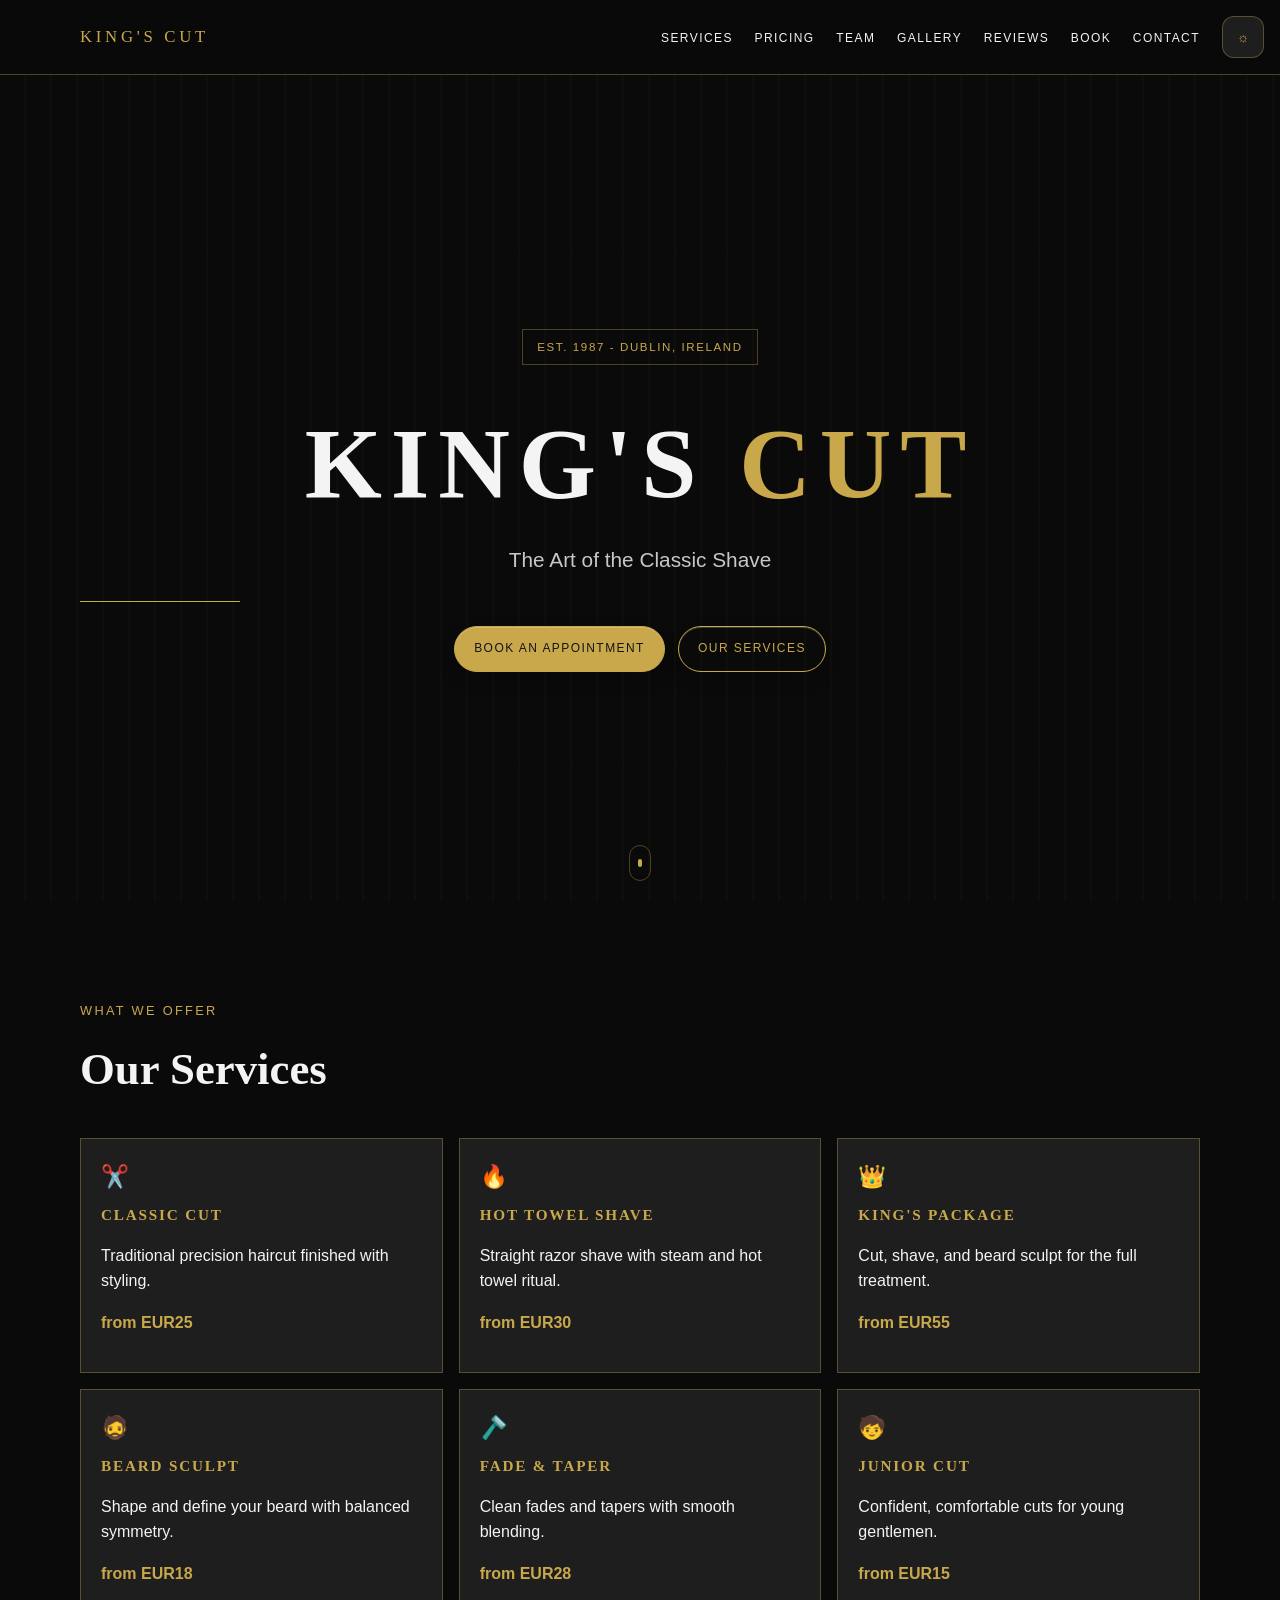
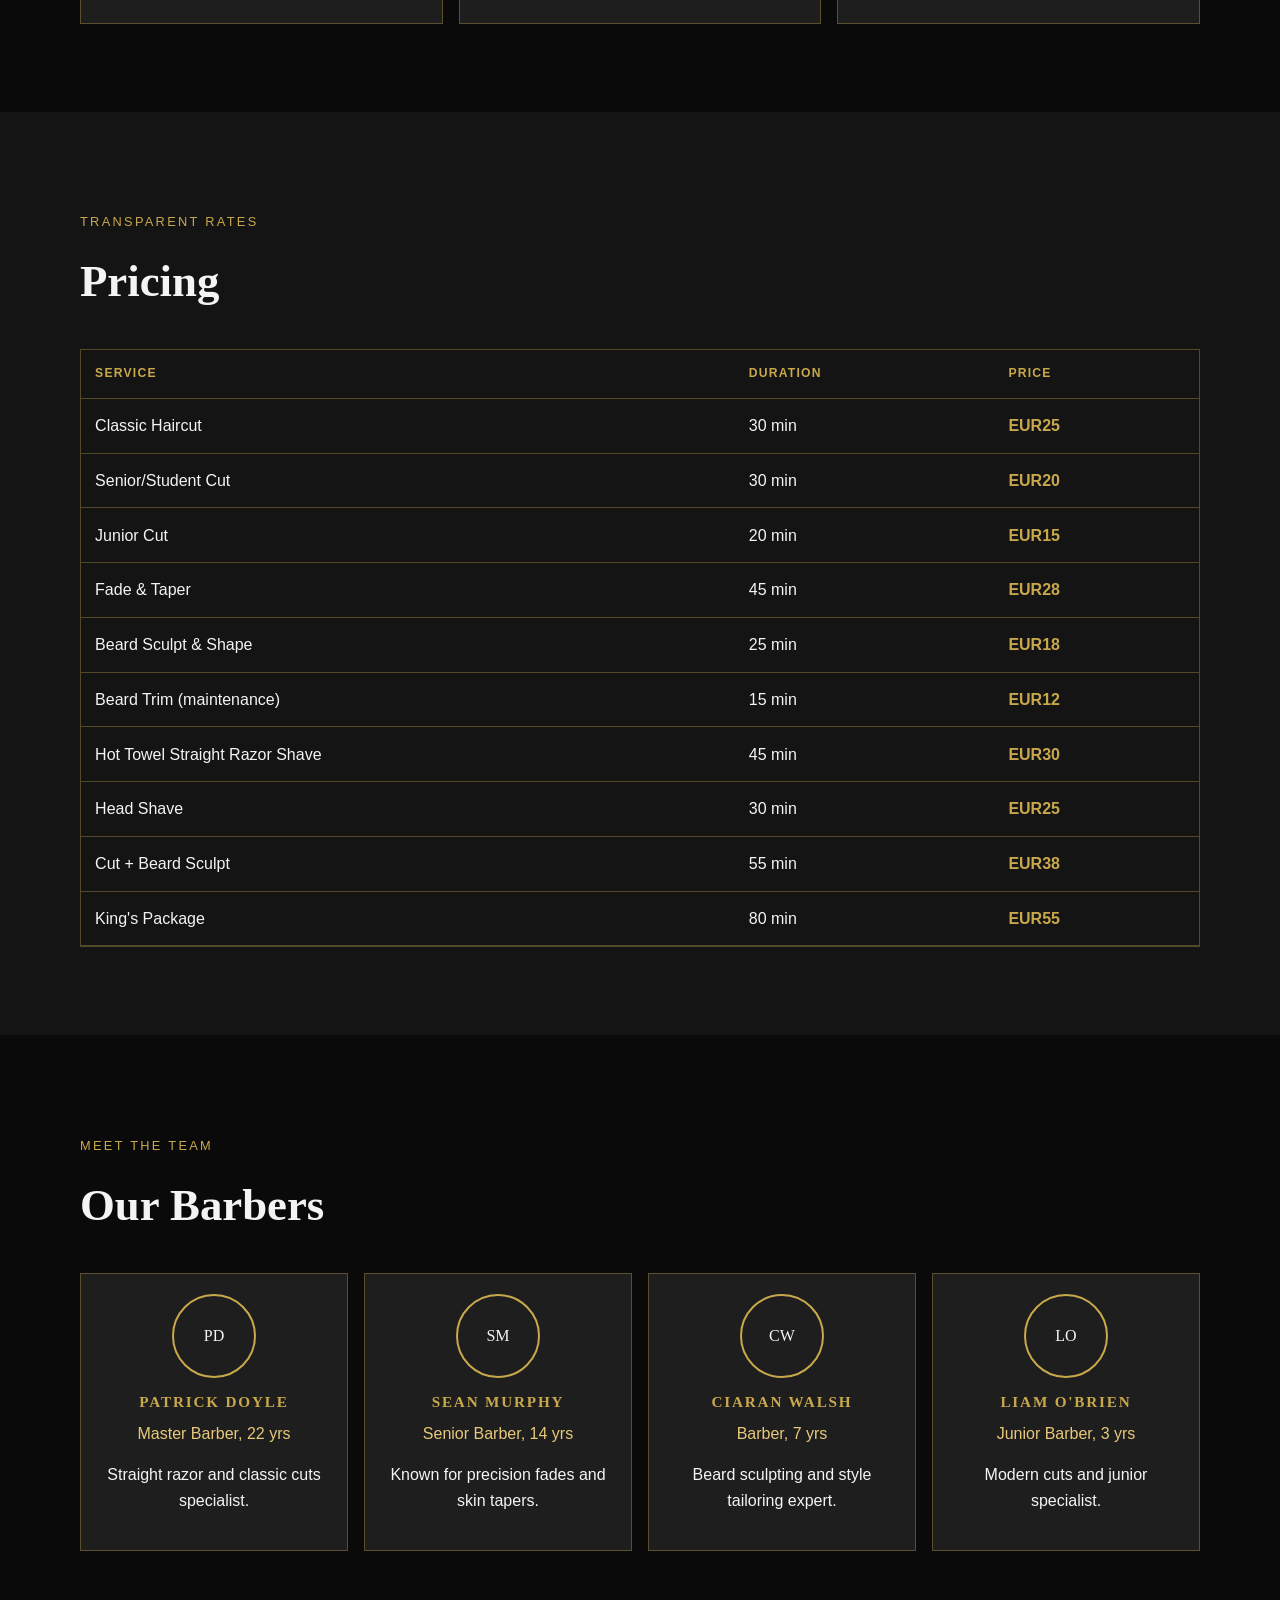
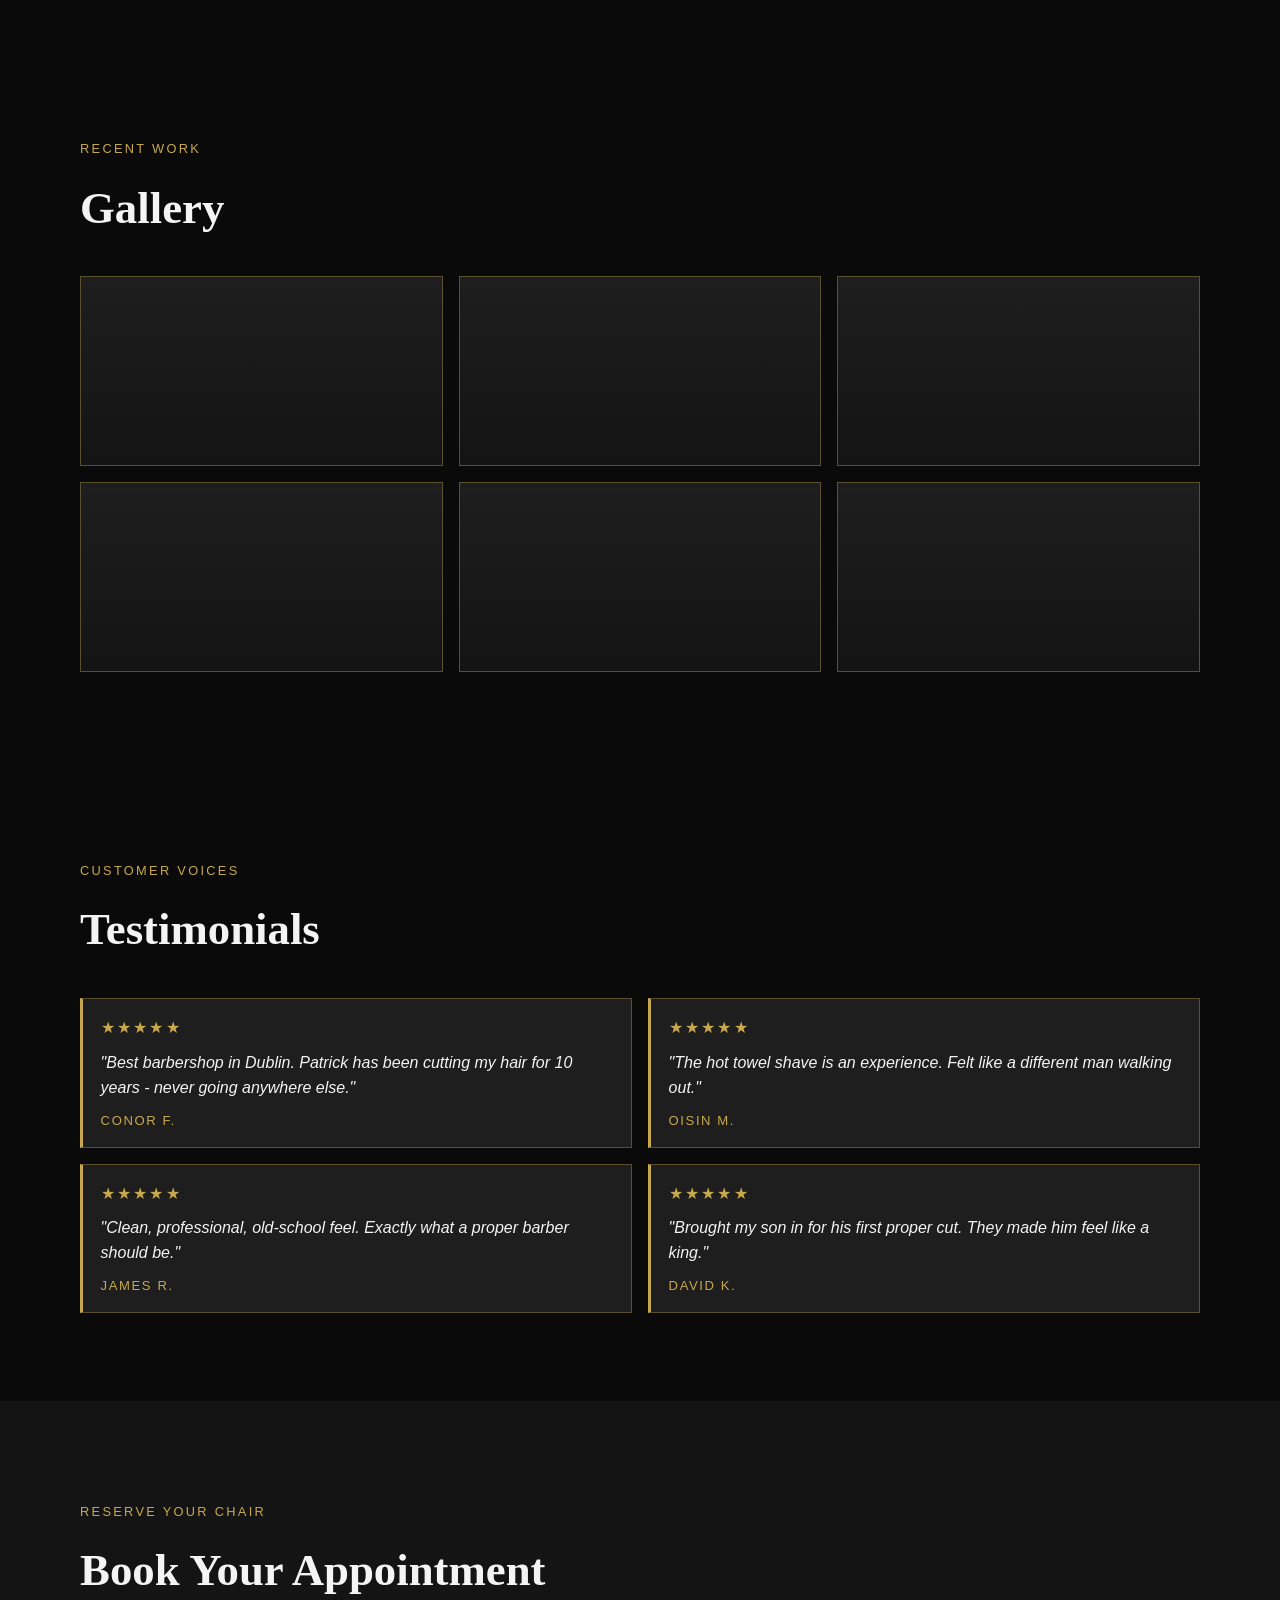
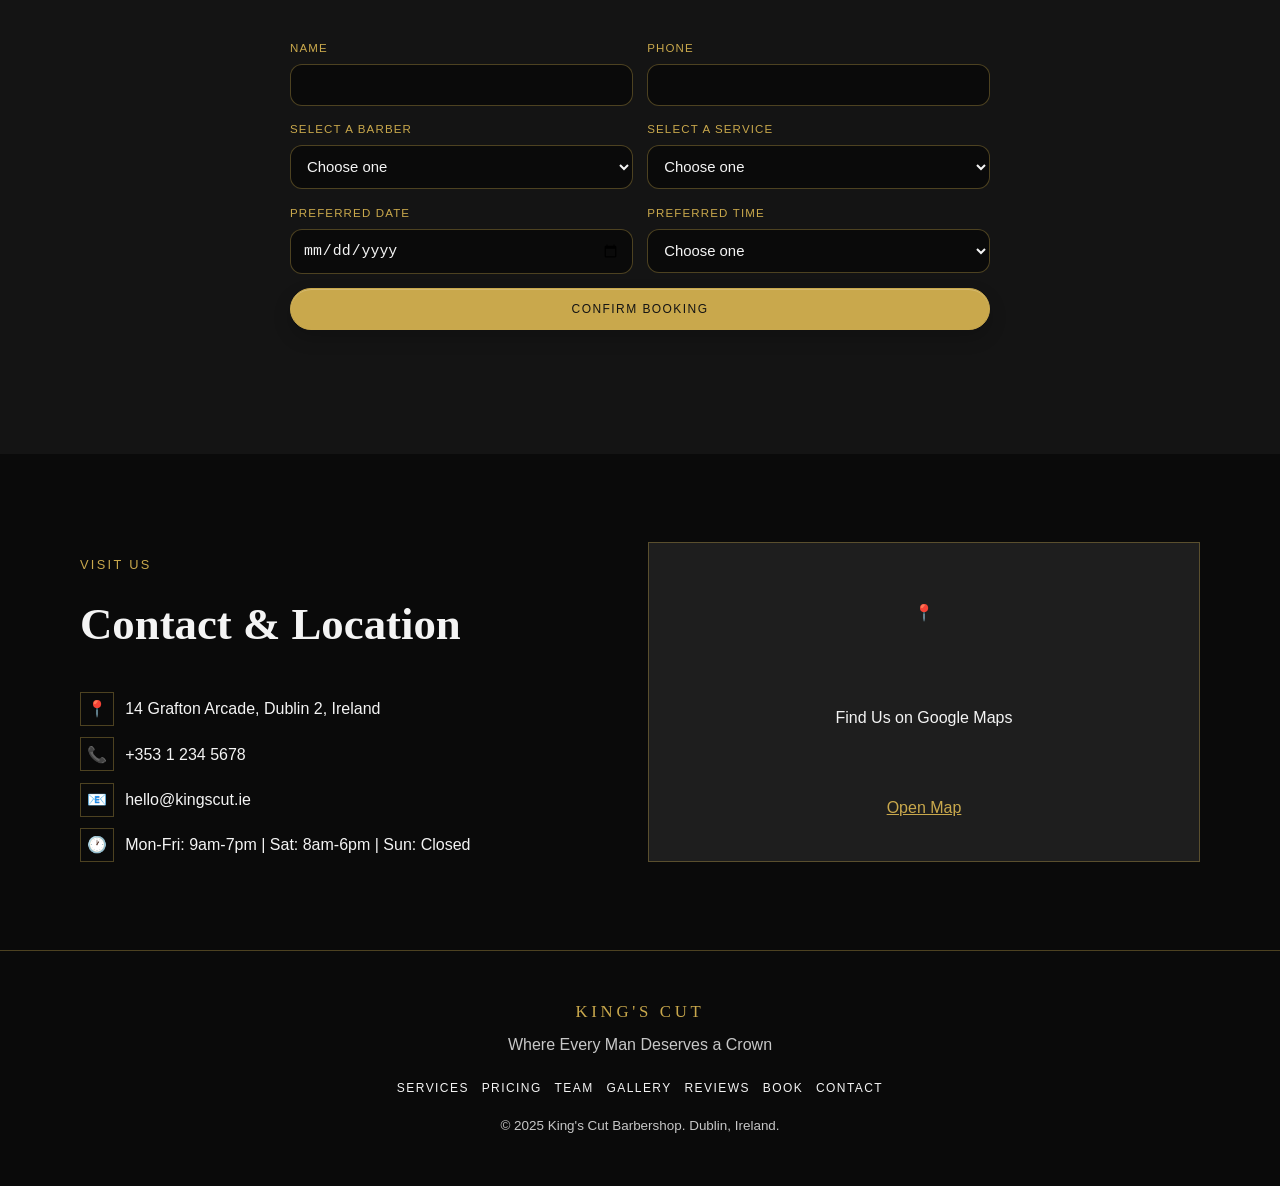
<file: Website Examples/barber 2/index.html>
<!DOCTYPE html>
<html lang="en">
<head>
  <meta charset="UTF-8" />
  <meta name="viewport" content="width=device-width, initial-scale=1.0" />
  <title>King's Cut | Dublin Barber</title>
  <meta
    name="description"
    content="King's Cut Dublin - classic barbering with premium modern execution."
  />
  <link rel="stylesheet" href="styles.css" />
</head>
<body>
  <button id="themeToggle" class="theme-toggle" aria-label="Toggle dark or light mode">
    <span class="theme-toggle__icon">☼</span>
  </button>

  <header class="top-nav" id="top">
    <nav class="container nav-inner">
      <a href="#top" class="logo">KING'S CUT</a>
      <button class="mobile-menu-btn" id="mobileMenuBtn" aria-expanded="false" aria-label="Toggle menu">
        <span></span>
        <span></span>
        <span></span>
      </button>
      <ul class="nav-links" id="navLinks">
        <li><a href="#services">Services</a></li>
        <li><a href="#pricing">Pricing</a></li>
        <li><a href="#team">Team</a></li>
        <li><a href="#gallery">Gallery</a></li>
        <li><a href="#reviews">Reviews</a></li>
        <li><a href="#book">Book</a></li>
        <li><a href="#contact">Contact</a></li>
      </ul>
    </nav>
  </header>

  <main>
    <section class="hero section-animate" id="hero">
      <div class="hero-pattern"></div>
      <div class="container hero-content">
        <p class="badge">Est. 1987 - Dublin, Ireland</p>
        <h1>KING'S <span>CUT</span></h1>
        <p class="hero-subtitle">The Art of the Classic Shave</p>
        <div class="divider"></div>
        <div class="hero-cta">
          <a href="#book" class="btn btn-filled">Book an Appointment</a>
          <a href="#services" class="btn btn-outlined">Our Services</a>
        </div>
      </div>
      <a class="scroll-hint" href="#services" aria-label="Scroll to services">
        <span></span>
      </a>
    </section>

    <section class="section section-animate" id="services">
      <div class="container">
        <p class="section-label">What We Offer</p>
        <h2>Our Services</h2>
        <div class="services-grid">
          <article class="card">
            <p class="icon">✂️</p>
            <h3>CLASSIC CUT</h3>
            <p>Traditional precision haircut finished with styling.</p>
            <p class="price">from EUR25</p>
          </article>
          <article class="card">
            <p class="icon">🔥</p>
            <h3>HOT TOWEL SHAVE</h3>
            <p>Straight razor shave with steam and hot towel ritual.</p>
            <p class="price">from EUR30</p>
          </article>
          <article class="card">
            <p class="icon">👑</p>
            <h3>KING'S PACKAGE</h3>
            <p>Cut, shave, and beard sculpt for the full treatment.</p>
            <p class="price">from EUR55</p>
          </article>
          <article class="card">
            <p class="icon">🧔</p>
            <h3>BEARD SCULPT</h3>
            <p>Shape and define your beard with balanced symmetry.</p>
            <p class="price">from EUR18</p>
          </article>
          <article class="card">
            <p class="icon">🪒</p>
            <h3>FADE &amp; TAPER</h3>
            <p>Clean fades and tapers with smooth blending.</p>
            <p class="price">from EUR28</p>
          </article>
          <article class="card">
            <p class="icon">🧒</p>
            <h3>JUNIOR CUT</h3>
            <p>Confident, comfortable cuts for young gentlemen.</p>
            <p class="price">from EUR15</p>
          </article>
        </div>
      </div>
    </section>

    <section class="section section-alt section-animate" id="pricing">
      <div class="container">
        <p class="section-label">Transparent Rates</p>
        <h2>Pricing</h2>
        <div class="pricing-wrap">
          <table class="pricing-table">
            <thead>
              <tr>
                <th>Service</th>
                <th>Duration</th>
                <th>Price</th>
              </tr>
            </thead>
            <tbody>
              <tr><td>Classic Haircut</td><td>30 min</td><td class="gold">EUR25</td></tr>
              <tr><td>Senior/Student Cut</td><td>30 min</td><td class="gold">EUR20</td></tr>
              <tr><td>Junior Cut</td><td>20 min</td><td class="gold">EUR15</td></tr>
              <tr><td>Fade &amp; Taper</td><td>45 min</td><td class="gold">EUR28</td></tr>
              <tr><td>Beard Sculpt &amp; Shape</td><td>25 min</td><td class="gold">EUR18</td></tr>
              <tr><td>Beard Trim (maintenance)</td><td>15 min</td><td class="gold">EUR12</td></tr>
              <tr><td>Hot Towel Straight Razor Shave</td><td>45 min</td><td class="gold">EUR30</td></tr>
              <tr><td>Head Shave</td><td>30 min</td><td class="gold">EUR25</td></tr>
              <tr><td>Cut + Beard Sculpt</td><td>55 min</td><td class="gold">EUR38</td></tr>
              <tr><td>King's Package</td><td>80 min</td><td class="gold">EUR55</td></tr>
            </tbody>
          </table>
        </div>
      </div>
    </section>

    <section class="section section-animate" id="team">
      <div class="container">
        <p class="section-label">Meet The Team</p>
        <h2>Our Barbers</h2>
        <div class="team-grid">
          <article class="card team-card">
            <div class="avatar">PD</div>
            <h3>PATRICK DOYLE</h3>
            <p class="team-meta">Master Barber, 22 yrs</p>
            <p>Straight razor and classic cuts specialist.</p>
          </article>
          <article class="card team-card">
            <div class="avatar">SM</div>
            <h3>SEAN MURPHY</h3>
            <p class="team-meta">Senior Barber, 14 yrs</p>
            <p>Known for precision fades and skin tapers.</p>
          </article>
          <article class="card team-card">
            <div class="avatar">CW</div>
            <h3>CIARAN WALSH</h3>
            <p class="team-meta">Barber, 7 yrs</p>
            <p>Beard sculpting and style tailoring expert.</p>
          </article>
          <article class="card team-card">
            <div class="avatar">LO</div>
            <h3>LIAM O'BRIEN</h3>
            <p class="team-meta">Junior Barber, 3 yrs</p>
            <p>Modern cuts and junior specialist.</p>
          </article>
        </div>
      </div>
    </section>

    <section class="section section-animate" id="gallery">
      <div class="container">
        <p class="section-label">Recent Work</p>
        <h2>Gallery</h2>
        <div class="gallery-grid">
          <article class="gallery-tile"><span>Fade</span></article>
          <article class="gallery-tile"><span>Classic Cut</span></article>
          <article class="gallery-tile"><span>Beard Sculpt</span></article>
          <article class="gallery-tile"><span>Hot Shave</span></article>
          <article class="gallery-tile"><span>Taper</span></article>
          <article class="gallery-tile"><span>King's Package</span></article>
        </div>
      </div>
    </section>

    <section class="section section-animate" id="reviews">
      <div class="container">
        <p class="section-label">Customer Voices</p>
        <h2>Testimonials</h2>
        <div class="reviews-grid">
          <article class="review-card">
            <p class="stars">★★★★★</p>
            <p class="quote">"Best barbershop in Dublin. Patrick has been cutting my hair for 10 years - never going anywhere else."</p>
            <p class="author">CONOR F.</p>
          </article>
          <article class="review-card">
            <p class="stars">★★★★★</p>
            <p class="quote">"The hot towel shave is an experience. Felt like a different man walking out."</p>
            <p class="author">OISIN M.</p>
          </article>
          <article class="review-card">
            <p class="stars">★★★★★</p>
            <p class="quote">"Clean, professional, old-school feel. Exactly what a proper barber should be."</p>
            <p class="author">JAMES R.</p>
          </article>
          <article class="review-card">
            <p class="stars">★★★★★</p>
            <p class="quote">"Brought my son in for his first proper cut. They made him feel like a king."</p>
            <p class="author">DAVID K.</p>
          </article>
        </div>
      </div>
    </section>

    <section class="section section-alt section-animate" id="book">
      <div class="container">
        <p class="section-label">Reserve Your Chair</p>
        <h2>Book Your Appointment</h2>
        <form id="bookingForm" class="booking-form" novalidate>
          <div class="field-group">
            <label for="name">Name</label>
            <input type="text" id="name" name="name" required />
          </div>
          <div class="field-group">
            <label for="phone">Phone</label>
            <input type="text" id="phone" name="phone" required />
          </div>
          <div class="field-group">
            <label for="barber">Select a Barber</label>
            <select id="barber" name="barber" required>
              <option value="">Choose one</option>
              <option>Patrick Doyle</option>
              <option>Sean Murphy</option>
              <option>Ciaran Walsh</option>
              <option>Liam O'Brien</option>
            </select>
          </div>
          <div class="field-group">
            <label for="service">Select a Service</label>
            <select id="service" name="service" required>
              <option value="">Choose one</option>
              <option>Classic Haircut</option>
              <option>Senior/Student Cut</option>
              <option>Junior Cut</option>
              <option>Fade &amp; Taper</option>
              <option>Beard Sculpt &amp; Shape</option>
              <option>Beard Trim (maintenance)</option>
              <option>Hot Towel Straight Razor Shave</option>
              <option>Head Shave</option>
              <option>Cut + Beard Sculpt</option>
              <option>King's Package</option>
            </select>
          </div>
          <div class="field-group">
            <label for="date">Preferred Date</label>
            <input type="date" id="date" name="date" required />
          </div>
          <div class="field-group">
            <label for="time">Preferred Time</label>
            <select id="time" name="time" required></select>
          </div>
          <button class="btn btn-filled booking-btn" type="submit">Confirm Booking</button>
          <p id="formMessage" class="form-message" role="status" aria-live="polite"></p>
        </form>
      </div>
    </section>

    <section class="section section-animate" id="contact">
      <div class="container contact-grid">
        <div class="contact-info">
          <p class="section-label">Visit Us</p>
          <h2>Contact &amp; Location</h2>
          <ul>
            <li><span>📍</span>14 Grafton Arcade, Dublin 2, Ireland</li>
            <li><span>📞</span>+353 1 234 5678</li>
            <li><span>📧</span>hello@kingscut.ie</li>
            <li><span>🕐</span>Mon-Fri: 9am-7pm | Sat: 8am-6pm | Sun: Closed</li>
          </ul>
        </div>
        <div class="map-placeholder">
          <p>📍</p>
          <p>Find Us on Google Maps</p>
          <a href="https://maps.google.com" target="_blank" rel="noreferrer noopener">Open Map</a>
        </div>
      </div>
    </section>
  </main>

  <footer class="footer section-animate">
    <div class="container">
      <p class="logo">KING'S CUT</p>
      <p class="tagline">Where Every Man Deserves a Crown</p>
      <ul class="footer-links">
        <li><a href="#services">Services</a></li>
        <li><a href="#pricing">Pricing</a></li>
        <li><a href="#team">Team</a></li>
        <li><a href="#gallery">Gallery</a></li>
        <li><a href="#reviews">Reviews</a></li>
        <li><a href="#book">Book</a></li>
        <li><a href="#contact">Contact</a></li>
      </ul>
      <p class="copyright">© 2025 King's Cut Barbershop. Dublin, Ireland.</p>
    </div>
  </footer>

  <script src="script.js"></script>
</body>
</html>
</file>
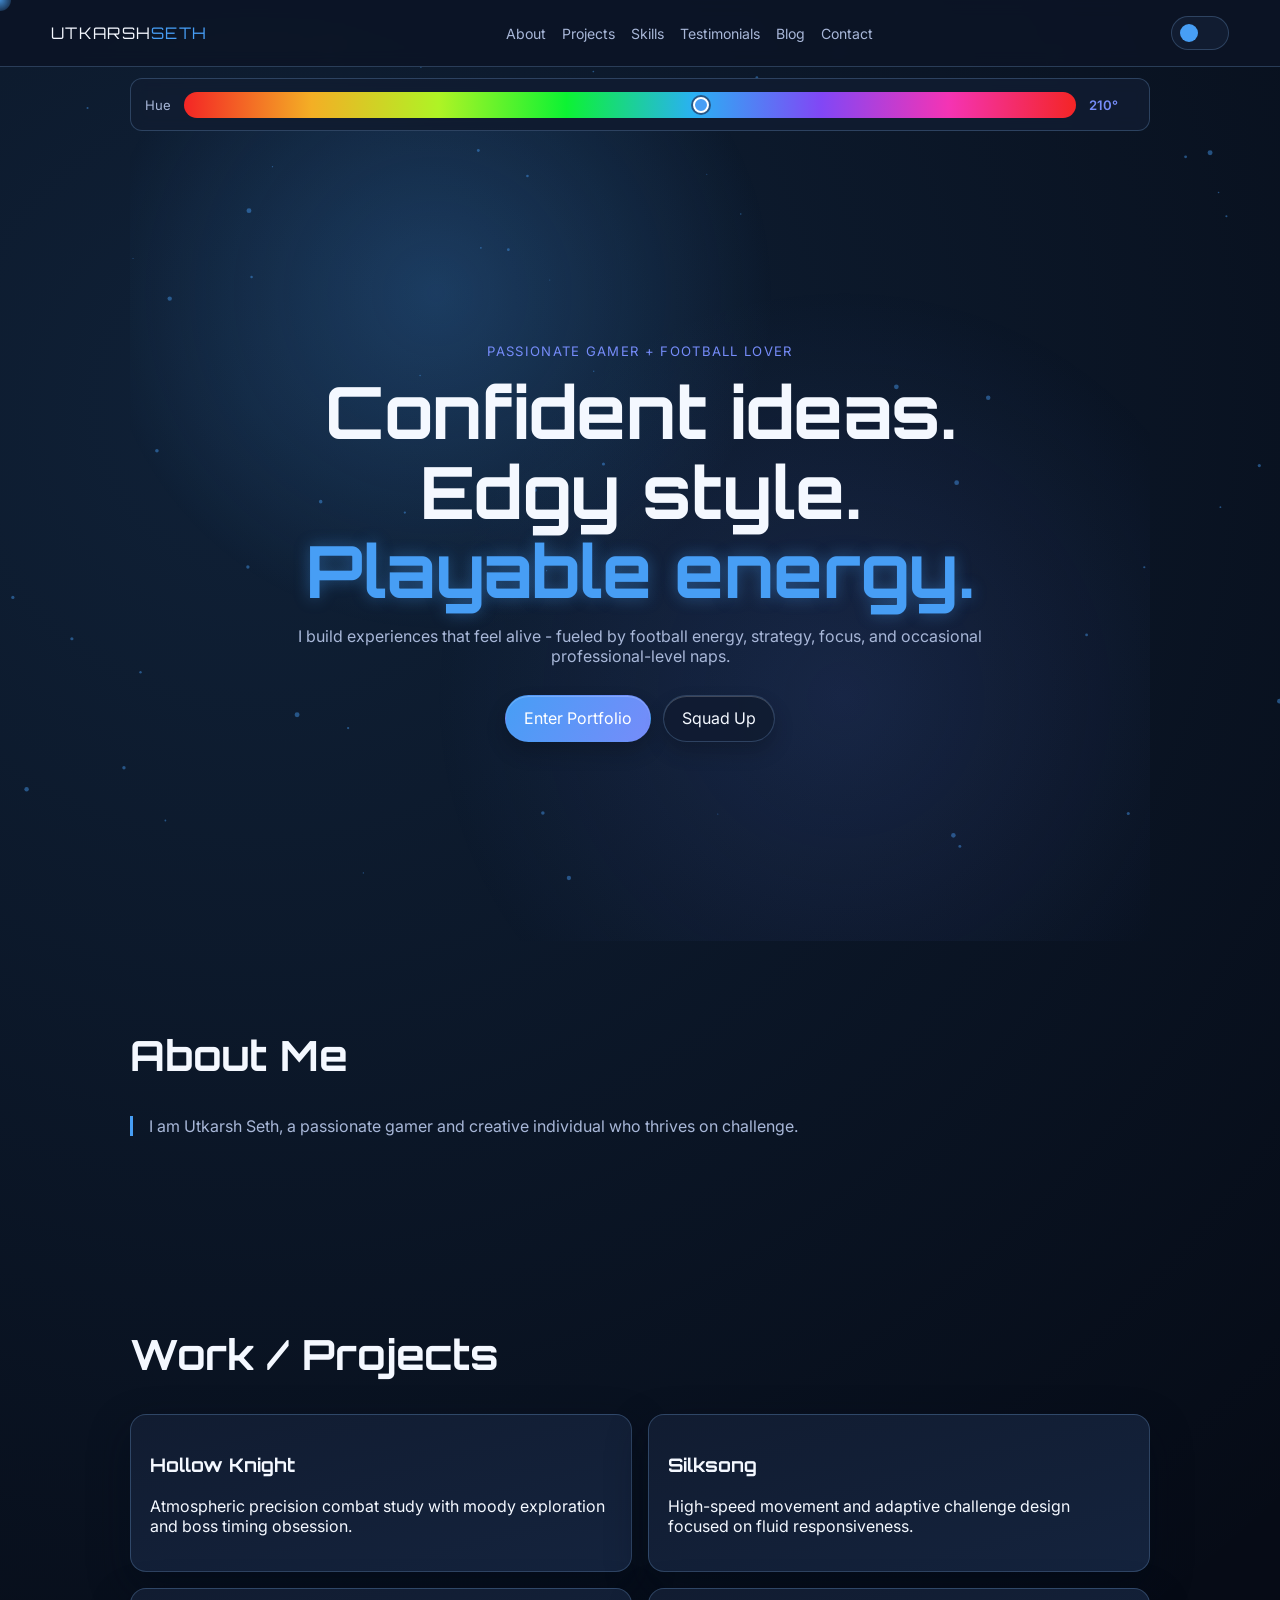
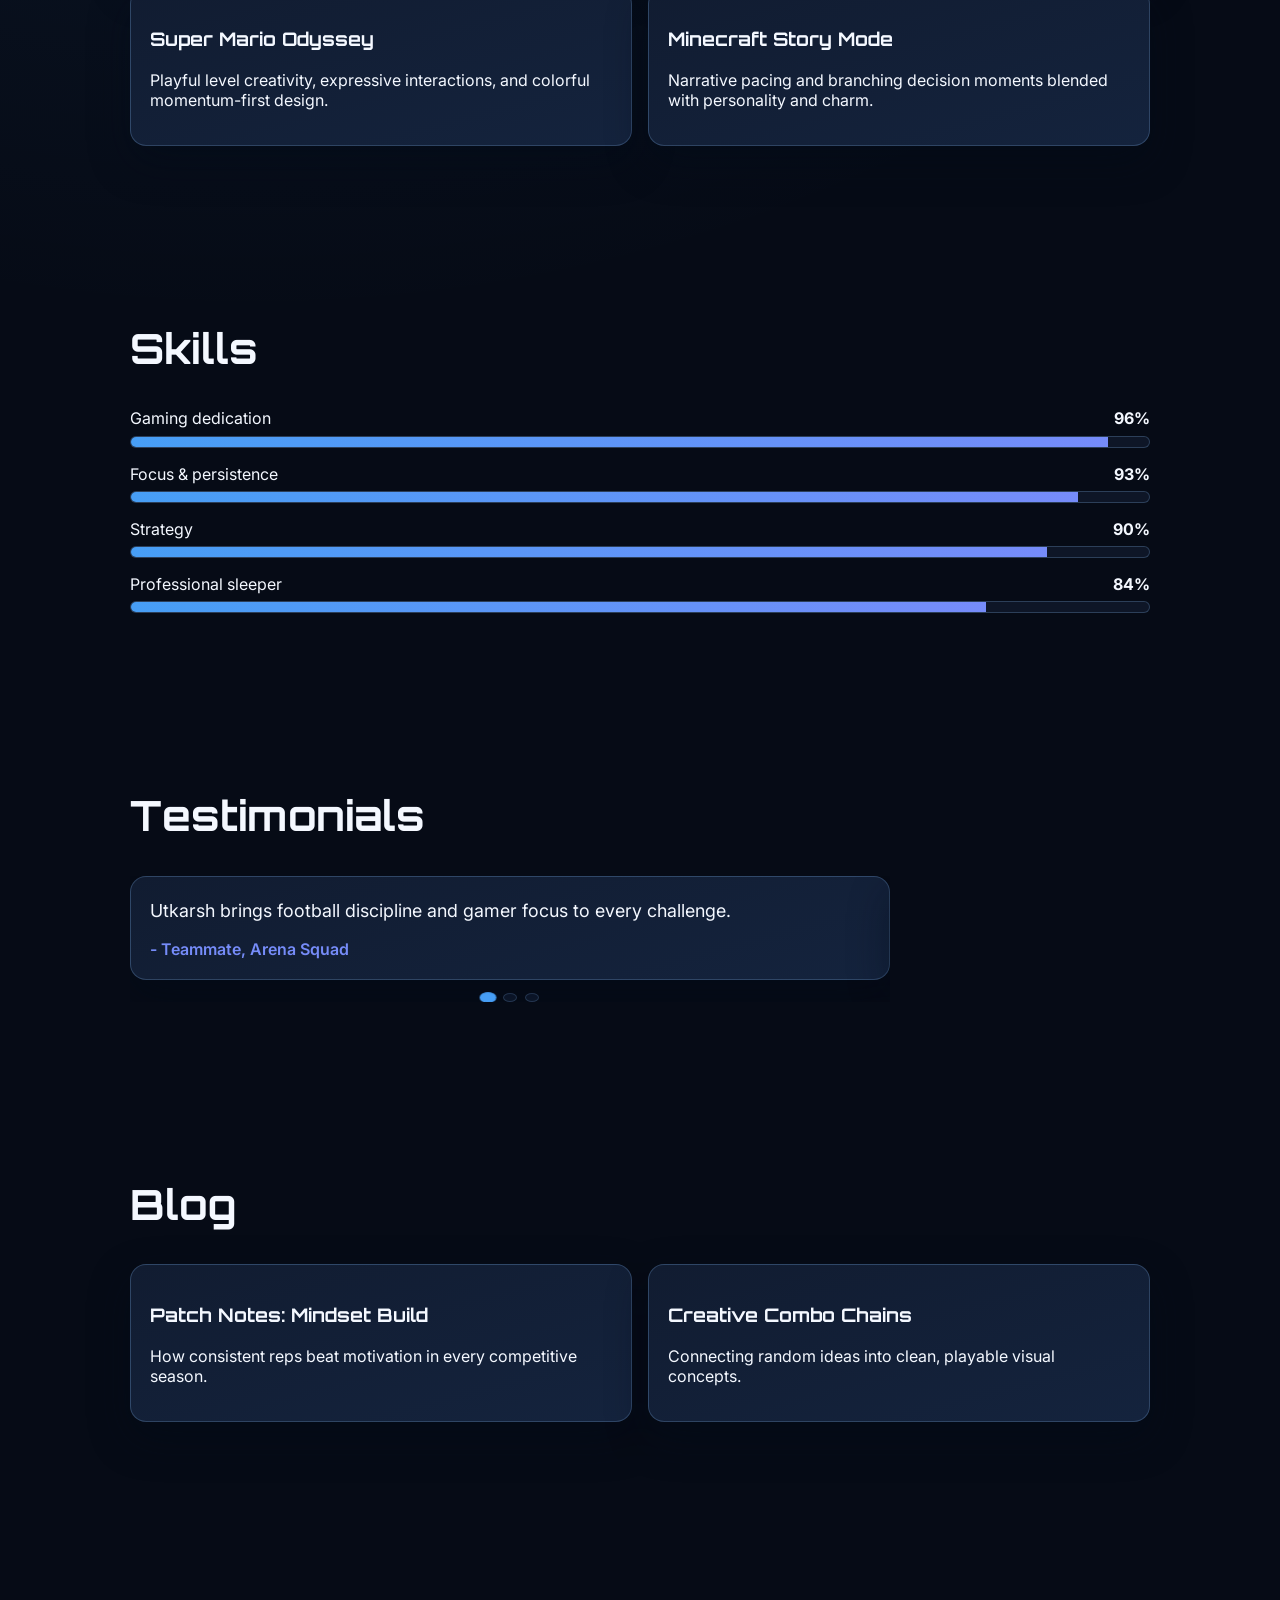
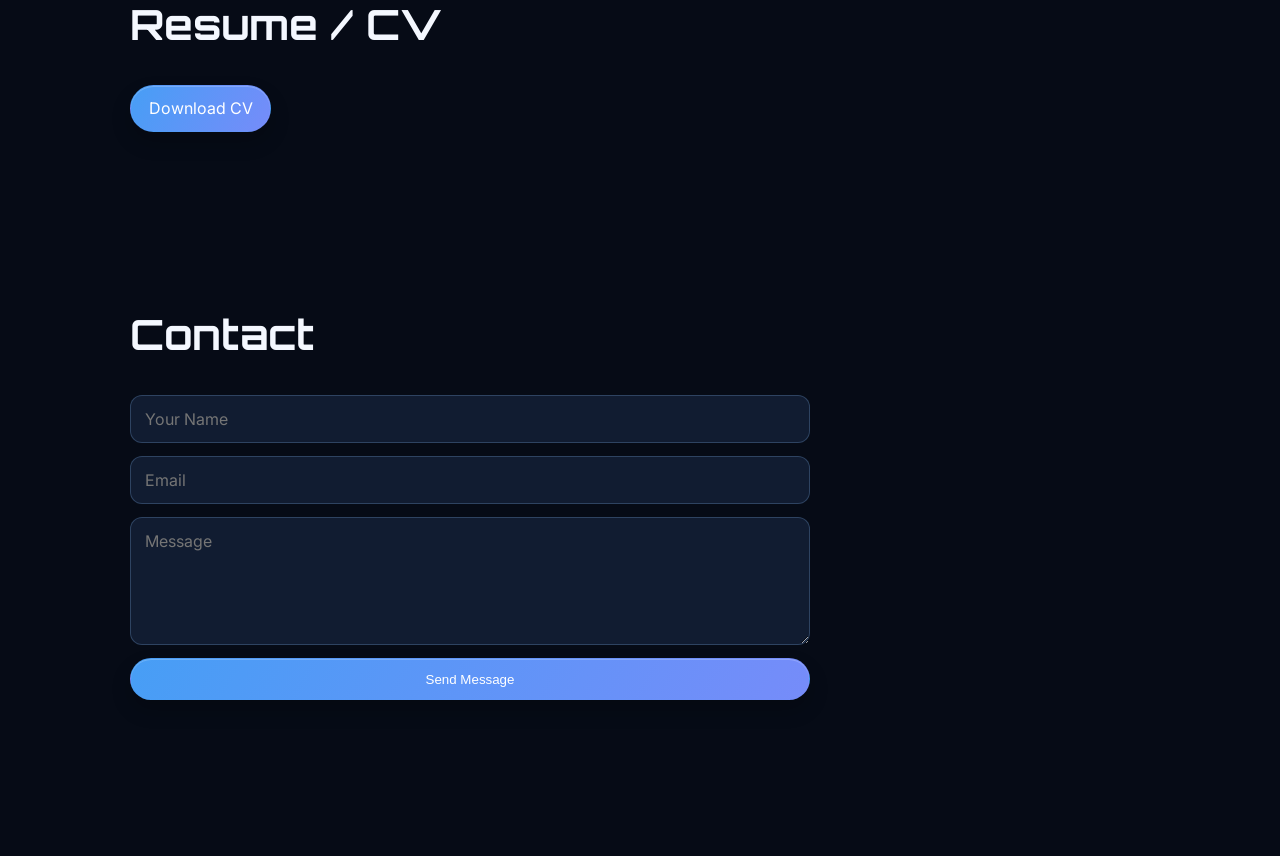
<file: Website Examples/Portfolio/index.html>
<!DOCTYPE html>
<html lang="en">
<head>
  <meta charset="UTF-8">
  <meta name="viewport" content="width=device-width, initial-scale=1.0">
  <title>Utkarsh Seth | Gamer Portfolio</title>
  <meta name="description" content="Animated interactive gamer portfolio with dark and light themes.">
  <link rel="preconnect" href="https://fonts.googleapis.com">
  <link rel="preconnect" href="https://fonts.gstatic.com" crossorigin>
  <link href="https://fonts.googleapis.com/css2?family=Orbitron:wght@500;700;800&family=Inter:wght@400;500;600;700&display=swap" rel="stylesheet">
  <link rel="stylesheet" href="styles.css">
</head>
<body>
  <div id="pageTransition" class="page-transition"></div>
  <canvas id="particleCanvas" aria-hidden="true"></canvas>
  <div id="cursorGlow" class="cursor-glow" aria-hidden="true"></div>

  <header class="topbar">
    <a href="#hero" class="logo">UTKARSH<span>SETH</span></a>
    <button id="navToggle" class="nav-toggle" aria-label="Toggle menu" aria-expanded="false">Menu</button>
    <nav id="mainNav" class="nav-links">
      <a href="#about">About</a>
      <a href="#projects">Projects</a>
      <a href="#skills">Skills</a>
      <a href="#testimonials">Testimonials</a>
      <a href="#blog">Blog</a>
      <a href="#contact">Contact</a>
    </nav>
    <button id="themeToggle" class="theme-toggle" aria-label="Toggle dark and light mode">
      <span class="toggle-track"><span class="toggle-dot"></span></span>
    </button>
  </header>
  <div class="hue-control">
    <label for="hueSlider">Hue</label>
    <input id="hueSlider" type="range" min="0" max="360" value="210" aria-label="Change accent color hue">
    <span id="hueValue">210°</span>
  </div>

  <main>
    <section id="hero" class="section hero reveal">
      <div class="hero-fog"></div>
      <div class="hero-content">
        <p class="eyebrow">Passionate Gamer + Football Lover</p>
        <h1>Confident ideas.<br>Edgy style.<br><span>Playable energy.</span></h1>
        <p class="lead">I build experiences that feel alive - fueled by football energy, strategy, focus, and occasional professional-level naps.</p>
        <div class="hero-actions">
          <a href="#projects" class="btn btn-primary">Enter Portfolio</a>
          <a href="#contact" class="btn btn-ghost">Squad Up</a>
        </div>
      </div>
    </section>

    <section id="about" class="section reveal">
      <h2>About Me</h2>
      <p class="typing-text" id="typingBio"></p>
    </section>

    <section id="projects" class="section reveal">
      <h2>Work / Projects</h2>
      <div class="project-grid">
        <article class="project-card tilt-card">
          <h3>Hollow Knight</h3>
          <p>Atmospheric precision combat study with moody exploration and boss timing obsession.</p>
        </article>
        <article class="project-card tilt-card">
          <h3>Silksong</h3>
          <p>High-speed movement and adaptive challenge design focused on fluid responsiveness.</p>
        </article>
        <article class="project-card tilt-card">
          <h3>Super Mario Odyssey</h3>
          <p>Playful level creativity, expressive interactions, and colorful momentum-first design.</p>
        </article>
        <article class="project-card tilt-card">
          <h3>Minecraft Story Mode</h3>
          <p>Narrative pacing and branching decision moments blended with personality and charm.</p>
        </article>
      </div>
    </section>

    <section id="skills" class="section reveal">
      <h2>Skills</h2>
      <div class="skills-list">
        <div class="skill-item">
          <div class="skill-head"><span>Gaming dedication</span><strong>96%</strong></div>
          <div class="bar"><i style="--target:96%"></i></div>
        </div>
        <div class="skill-item">
          <div class="skill-head"><span>Focus & persistence</span><strong>93%</strong></div>
          <div class="bar"><i style="--target:93%"></i></div>
        </div>
        <div class="skill-item">
          <div class="skill-head"><span>Strategy</span><strong>90%</strong></div>
          <div class="bar"><i style="--target:90%"></i></div>
        </div>
        <div class="skill-item">
          <div class="skill-head"><span>Professional sleeper</span><strong>84%</strong></div>
          <div class="bar"><i style="--target:84%"></i></div>
        </div>
      </div>
    </section>

    <section id="testimonials" class="section reveal">
      <h2>Testimonials</h2>
      <div class="testimonial-carousel" id="testimonialCarousel">
        <div class="testimonial-track" id="testimonialTrack"></div>
        <div class="testimonial-dots" id="testimonialDots" aria-label="Testimonial slides"></div>
      </div>
    </section>

    <section id="blog" class="section reveal">
      <h2>Blog</h2>
      <div class="blog-grid">
        <article class="blog-card">
          <h3>Patch Notes: Mindset Build</h3>
          <p>How consistent reps beat motivation in every competitive season.</p>
        </article>
        <article class="blog-card">
          <h3>Creative Combo Chains</h3>
          <p>Connecting random ideas into clean, playable visual concepts.</p>
        </article>
      </div>
    </section>

    <section id="resume" class="section reveal">
      <h2>Resume / CV</h2>
      <a class="btn btn-primary pulse-btn" href="#" download>Download CV</a>
    </section>

    <section id="contact" class="section reveal">
      <h2>Contact</h2>
      <form id="contactForm" class="contact-form">
        <input type="text" placeholder="Your Name" required>
        <input type="email" placeholder="Email" required>
        <textarea placeholder="Message" rows="5" required></textarea>
        <button type="submit" class="btn btn-primary">Send Message</button>
        <p id="formStatus" class="form-status" aria-live="polite"></p>
      </form>
    </section>
  </main>

  <script src="script.js"></script>
</body>
</html>
</file>
<file: Website Examples/Barber 1 /styles.css>
:root {
  --bg: #080910;
  --bg-soft: #0d0f1a;
  --surface: #131621;
  --text: #f2ead3;
  --muted: #c8c0a8;
  --gold: #b8922a;
  --gold-2: #d4a843;
  --accent: #6b2737;
  --line: rgba(212, 168, 67, 0.35);
  --shadow: 0 18px 30px rgba(0, 0, 0, 0.35);
}

body.light-mode {
  --bg: #f4ead6;
  --bg-soft: #eadcc1;
  --surface: #fff7e8;
  --text: #0d0f1a;
  --muted: #3c4054;
  --gold: #9a7420;
  --gold-2: #b8922a;
  --accent: #7a2d41;
  --line: rgba(154, 116, 32, 0.45);
  --shadow: 0 12px 24px rgba(31, 25, 17, 0.12);
}

* {
  box-sizing: border-box;
}

html {
  scroll-behavior: smooth;
}

body {
  margin: 0;
  background: radial-gradient(circle at top, var(--bg-soft), var(--bg));
  color: var(--text);
  font-family: "Inter", sans-serif;
  transition: background 0.35s ease, color 0.35s ease;
  overflow-x: hidden;
}

.page-fade {
  position: fixed;
  inset: 0;
  background: var(--bg);
  z-index: 120;
  animation: introFade 1.1s ease forwards;
  pointer-events: none;
}

@keyframes introFade {
  0% { opacity: 1; }
  100% { opacity: 0; visibility: hidden; }
}

.theme-toggle {
  position: fixed;
  top: 1rem;
  right: 1rem;
  z-index: 110;
  border: 1px solid var(--line);
  border-radius: 999px;
  background: rgba(9, 10, 17, 0.72);
  color: var(--text);
  padding: 0.45rem 0.8rem;
  display: inline-flex;
  align-items: center;
  gap: 0.5rem;
  cursor: pointer;
  backdrop-filter: blur(10px);
}

body.light-mode .theme-toggle {
  background: rgba(255, 247, 232, 0.8);
}

.toggle-track {
  width: 2.2rem;
  height: 1.2rem;
  border-radius: 999px;
  background: rgba(255, 255, 255, 0.1);
  position: relative;
}

.toggle-thumb {
  position: absolute;
  top: 2px;
  left: 2px;
  width: 0.9rem;
  height: 0.9rem;
  border-radius: 50%;
  background: var(--gold-2);
  transition: transform 0.25s ease;
}

body.light-mode .toggle-thumb {
  transform: translateX(1rem);
}

.site-header {
  position: sticky;
  top: 0;
  z-index: 100;
  border-bottom: 1px solid var(--line);
  background: rgba(8, 9, 16, 0.85);
  backdrop-filter: blur(12px);
}

body.light-mode .site-header {
  background: rgba(234, 220, 193, 0.9);
}

.main-nav {
  max-width: 1200px;
  margin: 0 auto;
  padding: 1rem;
  display: grid;
  grid-template-columns: 1fr auto 1fr;
  align-items: center;
  gap: 0.8rem;
}

.nav-group {
  list-style: none;
  margin: 0;
  padding: 0;
  display: flex;
  gap: 1rem;
}

.nav-left {
  justify-content: flex-end;
}

.nav-right {
  justify-content: flex-start;
}

.logo {
  text-decoration: none;
  color: var(--text);
  font-family: "Playfair Display", serif;
  letter-spacing: 0.08em;
  text-align: center;
  display: inline-flex;
  gap: 0.35rem;
  align-items: center;
}

.logo-mark {
  color: var(--gold);
}

.nav-link,
.mobile-link {
  color: var(--muted);
  text-decoration: none;
  font-size: 0.95rem;
  transition: color 0.2s ease;
}

.nav-link:hover,
.nav-link.active,
.mobile-link:hover {
  color: var(--gold-2);
}

.mobile-menu-btn {
  display: none;
  border: 0;
  background: transparent;
  width: 2rem;
  padding: 0;
}

.mobile-menu-btn span {
  display: block;
  height: 2px;
  margin: 5px 0;
  background: var(--gold);
}

.mobile-menu {
  position: fixed;
  inset: 0;
  background: rgba(8, 9, 16, 0.96);
  display: grid;
  gap: 1rem;
  place-content: center;
  opacity: 0;
  pointer-events: none;
  transition: opacity 0.25s ease;
}

body.light-mode .mobile-menu {
  background: rgba(244, 234, 214, 0.98);
}

.mobile-menu.open {
  opacity: 1;
  pointer-events: all;
}

.mobile-link {
  font-family: "Playfair Display", serif;
  font-size: 2rem;
  opacity: 0;
  transform: translateY(12px);
  animation: menuIn 0.35s forwards;
}

.mobile-menu.open .mobile-link:nth-child(2) { animation-delay: 0.08s; }
.mobile-menu.open .mobile-link:nth-child(3) { animation-delay: 0.16s; }
.mobile-menu.open .mobile-link:nth-child(4) { animation-delay: 0.24s; }
.mobile-menu.open .mobile-link:nth-child(5) { animation-delay: 0.32s; }
.mobile-menu.open .mobile-link:nth-child(6) { animation-delay: 0.4s; }

@keyframes menuIn {
  to {
    opacity: 1;
    transform: translateY(0);
  }
}

.hero,
.section {
  max-width: 1200px;
  margin: 0 auto;
  padding: 4.2rem 1.2rem;
}

.hero {
  min-height: 100vh;
  position: relative;
  display: grid;
  align-content: center;
}

.hero-texture {
  position: absolute;
  inset: 0;
  background-image: linear-gradient(135deg, transparent 45%, rgba(255, 255, 255, 0.03) 50%, transparent 55%);
  pointer-events: none;
}

.hero-smoke {
  position: absolute;
  inset: auto -12% -16% auto;
  width: 55vw;
  height: 55vw;
  background: radial-gradient(circle, rgba(184, 146, 42, 0.16), transparent 70%);
  filter: blur(18px);
  animation: drift 8s ease-in-out infinite alternate;
}

@keyframes drift {
  from { transform: translate(-25px, 5px); }
  to { transform: translate(10px, -18px); }
}

.ornate-divider {
  width: 230px;
  height: 1px;
  border-top: 1px solid var(--line);
  border-bottom: 1px solid var(--line);
  position: relative;
  margin-bottom: 1.3rem;
}

.ornate-divider span {
  position: absolute;
  width: 12px;
  height: 12px;
  border: 1px solid var(--line);
  transform: rotate(45deg);
  left: 50%;
  top: -6px;
  margin-left: -6px;
  background: var(--bg);
}

.eyebrow,
.roman {
  color: var(--gold-2);
  letter-spacing: 0.16em;
  text-transform: uppercase;
  font-size: 0.77rem;
}

h1,
h2,
h3,
h4 {
  font-family: "Playfair Display", serif;
  margin: 0.4rem 0;
}

h1 {
  font-size: clamp(2.4rem, 6vw, 5.2rem);
  line-height: 1.05;
}

h1 span {
  color: var(--gold-2);
}

.hero-copy {
  max-width: 36rem;
  color: var(--muted);
}

.stamp {
  color: var(--gold-2);
  letter-spacing: 0.22em;
}

.hero-actions {
  display: flex;
  gap: 0.8rem;
  flex-wrap: wrap;
}

.btn {
  display: inline-block;
  border: 1px solid var(--gold);
  text-decoration: none;
  padding: 0.8rem 1.15rem;
  border-radius: 999px;
  font-weight: 600;
  position: relative;
  overflow: hidden;
  box-shadow: inset 0 1px 0 rgba(255, 255, 255, 0.16), 0 8px 18px rgba(0, 0, 0, 0.2);
}

.btn-primary {
  background: linear-gradient(120deg, var(--gold), var(--gold-2));
  color: #101018;
}

.btn-outline {
  color: var(--gold-2);
  background: color-mix(in srgb, var(--surface) 86%, transparent);
}

.btn.full {
  width: 100%;
}

.shimmer::before {
  content: "";
  position: absolute;
  inset: 0;
  transform: translateX(-110%);
  background: linear-gradient(115deg, transparent, rgba(255, 255, 255, 0.32), transparent);
  transition: transform 0.7s ease;
}

.shimmer:hover::before {
  transform: translateX(110%);
}

.services-grid {
  display: grid;
  grid-template-columns: repeat(3, minmax(0, 1fr));
  gap: 1rem;
}

.service-card,
.team-card,
.quote-card,
.rates-card,
.hours-card,
.contact-card,
.map-card,
.booking form {
  background: linear-gradient(165deg, rgba(255, 255, 255, 0.02), rgba(255, 255, 255, 0));
  border: 1px solid rgba(255, 255, 255, 0.07);
  box-shadow: var(--shadow);
}

body.light-mode .service-card,
body.light-mode .team-card,
body.light-mode .quote-card,
body.light-mode .rates-card,
body.light-mode .hours-card,
body.light-mode .contact-card,
body.light-mode .map-card,
body.light-mode .booking form {
  border-color: rgba(14, 16, 30, 0.12);
}

.service-card {
  padding: 1rem;
  border-top: 2px solid var(--gold);
  border-radius: 0.5rem;
  transition: box-shadow 0.25s ease, transform 0.25s ease;
}

.service-card p {
  color: var(--muted);
  font-family: "Playfair Display", serif;
  font-style: italic;
}

.service-card span {
  color: var(--gold-2);
  float: right;
}

.service-card:hover,
.team-card:hover {
  box-shadow: 0 0 0 1px var(--gold), 0 15px 28px rgba(0, 0, 0, 0.32);
  transform: translateY(-4px);
}

.rates-card {
  border: 3px double var(--line);
  border-radius: 0.6rem;
  display: grid;
  gap: 1rem;
  grid-template-columns: repeat(2, minmax(0, 1fr));
  padding: 1rem;
}

.rate {
  display: flex;
  align-items: center;
  gap: 0.5rem;
  margin: 0.5rem 0;
}

.dots {
  flex: 1;
  border-bottom: 1px dotted var(--muted);
}

.footnote {
  color: var(--muted);
  font-size: 0.9rem;
}

.team-grid {
  display: grid;
  grid-template-columns: repeat(4, minmax(0, 1fr));
  gap: 1rem;
}

.team-card {
  border-radius: 0.6rem;
  padding: 1rem;
}

.avatar {
  width: 4.3rem;
  aspect-ratio: 1;
  border: 2px solid var(--gold);
  border-radius: 50%;
  display: grid;
  place-items: center;
  font-weight: 700;
}

.role {
  color: var(--gold-2);
  font-size: 0.78rem;
  letter-spacing: 0.12em;
}

.badge {
  display: inline-block;
  border: 1px solid var(--line);
  border-radius: 999px;
  padding: 0.2rem 0.6rem;
  color: var(--gold);
  font-size: 0.78rem;
}

.bio {
  color: var(--muted);
}

.tags {
  display: flex;
  gap: 0.4rem;
  flex-wrap: wrap;
}

.tags span {
  border: 1px solid var(--line);
  padding: 0.2rem 0.55rem;
  border-radius: 999px;
  font-size: 0.75rem;
}

.filter-row {
  display: flex;
  gap: 0.45rem;
  flex-wrap: wrap;
  margin-bottom: 1rem;
}

.filter-btn {
  border: 1px solid var(--line);
  background: transparent;
  color: var(--muted);
  padding: 0.4rem 0.65rem;
  cursor: pointer;
}

.filter-btn.active {
  color: #111;
  background: var(--gold-2);
}

.masonry {
  columns: 3 220px;
  column-gap: 1rem;
}

.tile {
  break-inside: avoid;
  margin-bottom: 1rem;
  min-height: 140px;
  border: 1px solid var(--line);
  border-radius: 0.45rem;
  background: linear-gradient(120deg, rgba(255, 255, 255, 0.07), transparent), var(--surface);
  display: grid;
  place-items: center;
  position: relative;
  overflow: hidden;
  transition: opacity 0.35s ease, transform 0.35s ease;
}

.tile:nth-child(2n) { min-height: 210px; }
.tile:nth-child(3n) { min-height: 170px; }

.tile::after {
  content: "";
  position: absolute;
  inset: 0;
  background: rgba(184, 146, 42, 0.58);
  opacity: 0;
  transition: opacity 0.2s ease;
}

.tile:hover::after {
  opacity: 1;
}

.tile:hover {
  transform: scale(1.02);
}

.tile span {
  letter-spacing: 0.08em;
  text-transform: uppercase;
  z-index: 1;
}

.tile.hide {
  opacity: 0.12;
  transform: scale(0.98);
  pointer-events: none;
}

.testimonial-track-wrap {
  overflow: hidden;
}

.testimonial-track {
  display: flex;
  gap: 1rem;
  width: max-content;
  animation: marquee 36s linear infinite;
}

.testimonial-track-wrap:hover .testimonial-track {
  animation-play-state: paused;
}

@keyframes marquee {
  from { transform: translateX(0); }
  to { transform: translateX(-50%); }
}

.quote-card {
  width: min(560px, 70vw);
  border-radius: 0.65rem;
  padding: 1rem;
}

.quote-mark {
  color: var(--gold-2);
  font-size: 2.2rem;
}

.quote-card p {
  color: var(--muted);
}

.stars,
.author {
  color: var(--gold-2) !important;
}

.booking {
  border: 1px solid var(--line);
  border-radius: 0.8rem;
  margin-top: 2rem;
}

.steps {
  display: flex;
  gap: 1rem;
  margin-bottom: 1rem;
}

.step {
  border: 1px solid var(--line);
  border-radius: 999px;
  padding: 0.25rem 0.75rem;
  color: var(--muted);
}

.step::before {
  content: attr(data-step-label) ". ";
  color: var(--gold);
}

.step.active {
  color: var(--text);
  border-color: var(--gold);
}

.booking form {
  border-radius: 0.7rem;
  padding: 1rem;
}

label {
  display: block;
  margin-top: 0.75rem;
  margin-bottom: 0.35rem;
}

input,
select {
  width: 100%;
  padding: 0.72rem;
  border: 1px solid var(--line);
  background: rgba(0, 0, 0, 0.14);
  color: var(--text);
}

body.light-mode input,
body.light-mode select {
  background: rgba(255, 255, 255, 0.5);
}

.barber-picker,
.time-grid {
  display: grid;
  grid-template-columns: repeat(2, minmax(0, 1fr));
  gap: 0.5rem;
}

.barber-picker button,
.time-grid button {
  border: 1px solid var(--line);
  background: color-mix(in srgb, var(--surface) 88%, transparent);
  color: var(--text);
  padding: 0.55rem;
  cursor: pointer;
  border-radius: 999px;
}

.barber-picker button.active,
.time-grid button.active {
  background: rgba(184, 146, 42, 0.25);
  border-color: var(--gold);
}

.form-step {
  display: none;
}

.form-step.active {
  display: block;
}

.confirmation {
  margin-top: 1rem;
}

.confirm-card {
  border: 1px solid var(--gold);
  background: rgba(184, 146, 42, 0.1);
  border-radius: 0.7rem;
  padding: 0.9rem;
  animation: rise 0.35s ease;
}

@keyframes rise {
  from {
    opacity: 0;
    transform: translateY(10px);
  }
  to {
    opacity: 1;
    transform: translateY(0);
  }
}

.contact-grid,
.footer-grid {
  display: grid;
  grid-template-columns: repeat(3, minmax(0, 1fr));
  gap: 1rem;
}

.hours-card,
.contact-card,
.map-card {
  border-radius: 0.6rem;
  padding: 1rem;
}

.hours-card p {
  display: flex;
  justify-content: space-between;
  border-bottom: 1px dotted var(--line);
  padding: 0.4rem 0;
}

.map-card a {
  color: var(--gold-2);
}

.site-footer {
  margin-top: 4rem;
  padding: 3rem 1.2rem;
  text-align: center;
  border-top: 1px solid var(--line);
  background: var(--bg);
}

.footer-logo {
  font-family: "Playfair Display", serif;
  font-size: 2rem;
}

.footer-tagline {
  font-style: italic;
  color: var(--muted);
}

.copyright {
  color: var(--muted);
  margin-top: 1.2rem;
}

.reveal {
  opacity: 0;
  transform: translateY(24px);
  transition: opacity 0.7s ease, transform 0.7s ease;
}

.reveal.visible {
  opacity: 1;
  transform: translateY(0);
}

@media (max-width: 980px) {
  .services-grid,
  .team-grid,
  .contact-grid,
  .footer-grid,
  .rates-card {
    grid-template-columns: repeat(2, minmax(0, 1fr));
  }
}

@media (max-width: 780px) {
  .theme-toggle {
    right: 0.6rem;
    top: 0.6rem;
    padding: 0.45rem 0.65rem;
  }

  .mobile-menu-btn {
    width: 2.5rem;
    height: 2.5rem;
    border: 1px solid var(--line);
    border-radius: 10px;
    display: grid;
    place-content: center;
    background: color-mix(in srgb, var(--surface) 88%, transparent);
  }

  .nav-group {
    display: none;
  }

  .main-nav {
    grid-template-columns: auto 1fr;
  }

  .mobile-menu-btn {
    display: inline-block;
  }

  .logo {
    justify-self: center;
  }

  .services-grid,
  .team-grid,
  .contact-grid,
  .footer-grid,
  .rates-card,
  .barber-picker,
  .time-grid {
    grid-template-columns: 1fr;
  }

  .services-grid {
    display: grid;
    grid-auto-flow: column;
    grid-auto-columns: 84%;
    overflow-x: auto;
    scroll-snap-type: x mandatory;
    padding-bottom: 0.25rem;
  }

  .service-card {
    scroll-snap-align: start;
  }

  .team-grid {
    display: grid;
    grid-auto-flow: column;
    grid-auto-columns: 84%;
    overflow-x: auto;
    padding-bottom: 0.2rem;
  }

  .services-grid,
  .team-grid {
    -webkit-overflow-scrolling: touch;
    scrollbar-width: none;
  }

  .services-grid::-webkit-scrollbar,
  .team-grid::-webkit-scrollbar {
    display: none;
  }
}
</file>
<file: Website Examples/barber 2/styles.css>
:root {
  --bg-main: #0a0a0a;
  --bg-alt: #141414;
  --bg-card: #1e1e1e;
  --text-main: #f4f4f4;
  --text-muted: #c7c7c7;
  --accent: #c9a84c;
  --accent-soft: #e8c97a;
  --line: rgba(201, 168, 76, 0.35);
  --glass: rgba(10, 10, 10, 0.65);
}

[data-theme="light"] {
  --bg-main: #f5f0e8;
  --bg-alt: #ede8dc;
  --bg-card: #fffaf1;
  --text-main: #111111;
  --text-muted: #3e3e3e;
  --accent: #b38f32;
  --accent-soft: #9e7c24;
  --line: rgba(179, 143, 50, 0.35);
  --glass: rgba(237, 232, 220, 0.72);
}

* {
  box-sizing: border-box;
}

html {
  scroll-behavior: smooth;
}

body {
  margin: 0;
  font-family: "Segoe UI", Tahoma, Geneva, Verdana, sans-serif;
  background: var(--bg-main);
  color: var(--text-main);
  line-height: 1.6;
  transition: background-color 0.25s ease, color 0.25s ease;
}

h1,
h2,
h3,
.logo {
  font-family: Georgia, "Times New Roman", serif;
  margin: 0;
}

a,
button,
input,
select,
.card,
.gallery-tile,
.review-card {
  transition: all 0.25s ease;
}

.container {
  width: min(1120px, 92%);
  margin: 0 auto;
}

.section {
  padding: 5.5rem 0;
}

.section-alt {
  background: var(--bg-alt);
}

.section-label {
  color: var(--accent);
  text-transform: uppercase;
  letter-spacing: 0.18em;
  font-size: 0.8rem;
  margin-bottom: 0.8rem;
}

h2 {
  font-size: clamp(1.9rem, 4vw, 2.8rem);
  margin-bottom: 2rem;
}

.divider {
  width: 160px;
  height: 1px;
  background: var(--accent);
  margin: 1.5rem 0;
}

.top-nav {
  position: fixed;
  top: 0;
  left: 0;
  right: 0;
  z-index: 1000;
  backdrop-filter: blur(10px);
  background: var(--glass);
  border-bottom: 1px solid var(--line);
}

.nav-inner {
  display: flex;
  align-items: center;
  justify-content: space-between;
  min-height: 74px;
}

.logo {
  color: var(--accent);
  letter-spacing: 0.22em;
  font-size: 1.05rem;
  text-decoration: none;
}

.nav-links {
  list-style: none;
  display: flex;
  gap: 1.35rem;
  padding: 0;
  margin: 0;
}

.nav-links a,
.footer-links a {
  color: var(--text-main);
  text-decoration: none;
  text-transform: uppercase;
  letter-spacing: 0.12em;
  font-size: 0.75rem;
}

.nav-links a:hover,
.footer-links a:hover {
  color: var(--accent);
}

.mobile-menu-btn {
  display: none;
  background: color-mix(in srgb, var(--bg-card) 90%, transparent);
  border: 1px solid var(--line);
  border-radius: 10px;
  padding: 0.5rem;
  cursor: pointer;
}

.mobile-menu-btn span {
  display: block;
  width: 20px;
  height: 2px;
  background: var(--text-main);
  margin: 4px 0;
}

.theme-toggle {
  position: fixed;
  top: 1rem;
  right: 1rem;
  z-index: 1200;
  width: 42px;
  height: 42px;
  border-radius: 12px;
  border: 1px solid var(--line);
  background: var(--bg-card);
  color: var(--accent);
  cursor: pointer;
}

.theme-toggle:hover {
  transform: translateY(-2px);
  border-color: var(--accent);
}

.hero {
  min-height: 100vh;
  display: grid;
  place-items: center;
  position: relative;
  padding-top: 90px;
}

.hero-pattern {
  position: absolute;
  inset: 0;
  background-image: repeating-linear-gradient(
    to right,
    transparent 0,
    transparent 24px,
    rgba(201, 168, 76, 0.06) 25px,
    transparent 26px
  );
  pointer-events: none;
}

.hero-content {
  position: relative;
  text-align: center;
  z-index: 1;
}

.badge {
  display: inline-block;
  border: 1px solid var(--line);
  color: var(--accent);
  padding: 0.5rem 0.9rem;
  text-transform: uppercase;
  letter-spacing: 0.14em;
  font-size: 0.72rem;
  margin-bottom: 1.2rem;
}

h1 {
  font-size: clamp(2.8rem, 10vw, 6.2rem);
  letter-spacing: 0.09em;
}

h1 span {
  color: var(--accent);
}

.hero-subtitle {
  margin: 0;
  color: var(--text-muted);
  font-size: clamp(1rem, 2.2vw, 1.3rem);
}

.hero-cta {
  display: flex;
  justify-content: center;
  gap: 0.8rem;
  flex-wrap: wrap;
}

.btn {
  display: inline-block;
  padding: 0.8rem 1.2rem;
  text-decoration: none;
  text-transform: uppercase;
  letter-spacing: 0.12em;
  font-size: 0.75rem;
  border: 1px solid var(--accent);
  cursor: pointer;
  border-radius: 999px;
  box-shadow: inset 0 1px 0 rgba(255, 255, 255, 0.2), 0 8px 18px rgba(0, 0, 0, 0.18);
}

.btn-filled {
  color: #141414;
  background: var(--accent);
}

.btn-filled:hover {
  background: var(--accent-soft);
}

.btn-outlined {
  color: var(--accent);
  background: transparent;
}

.btn-outlined:hover {
  background: rgba(201, 168, 76, 0.12);
}

.scroll-hint {
  position: absolute;
  bottom: 1.2rem;
  left: 50%;
  transform: translateX(-50%);
  width: 22px;
  height: 36px;
  border: 1px solid var(--line);
  border-radius: 16px;
  display: grid;
  place-items: center;
}

.scroll-hint span {
  width: 4px;
  height: 8px;
  background: var(--accent);
  border-radius: 10px;
  animation: scroll 1.8s infinite;
}

@keyframes scroll {
  0% { transform: translateY(-5px); opacity: 0.3; }
  50% { transform: translateY(5px); opacity: 1; }
  100% { transform: translateY(-5px); opacity: 0.3; }
}

.services-grid,
.team-grid,
.gallery-grid,
.reviews-grid {
  display: grid;
  gap: 1rem;
}

.services-grid {
  grid-template-columns: repeat(3, minmax(0, 1fr));
}

.card {
  background: var(--bg-card);
  border: 1px solid var(--line);
  padding: 1.25rem;
}

.card:hover {
  transform: translateY(-4px);
  background: color-mix(in srgb, var(--bg-card) 84%, #000 16%);
}

.icon {
  font-size: 1.4rem;
  margin: 0 0 0.5rem;
}

.card h3 {
  color: var(--accent);
  font-size: 0.95rem;
  letter-spacing: 0.12em;
  margin-bottom: 0.4rem;
}

.price {
  color: var(--accent);
  font-weight: 700;
  margin-top: 0.8rem;
}

.pricing-wrap {
  overflow-x: auto;
  border: 1px solid var(--line);
}

.pricing-table {
  width: 100%;
  border-collapse: collapse;
  min-width: 640px;
}

.pricing-table th,
.pricing-table td {
  padding: 0.88rem;
  border-bottom: 1px solid var(--line);
  text-align: left;
}

.pricing-table th {
  color: var(--accent);
  letter-spacing: 0.1em;
  text-transform: uppercase;
  font-size: 0.76rem;
}

.pricing-table tbody tr:hover {
  background: rgba(201, 168, 76, 0.08);
}

.gold {
  color: var(--accent);
  font-weight: 700;
}

.team-grid {
  grid-template-columns: repeat(4, minmax(0, 1fr));
}

.team-card {
  text-align: center;
}

.avatar {
  width: 84px;
  height: 84px;
  margin: 0 auto 0.75rem;
  border-radius: 999px;
  border: 2px solid var(--accent);
  display: grid;
  place-items: center;
  font-family: Georgia, "Times New Roman", serif;
}

.team-meta {
  color: var(--accent-soft);
  margin: 0.2rem 0 0.5rem;
}

.team-card:hover {
  border-color: var(--accent);
  box-shadow: 0 0 0 1px var(--accent);
}

.gallery-grid {
  grid-template-columns: repeat(3, minmax(0, 1fr));
}

.gallery-tile {
  min-height: 190px;
  border: 1px solid var(--line);
  background: var(--bg-card);
  position: relative;
  overflow: hidden;
}

.gallery-tile::before {
  content: "";
  position: absolute;
  inset: 0;
  background: linear-gradient(to top, rgba(0, 0, 0, 0.35), transparent);
}

.gallery-tile span {
  position: absolute;
  left: 0.9rem;
  right: 0.9rem;
  bottom: -2.2rem;
  background: rgba(10, 10, 10, 0.8);
  border: 1px solid var(--line);
  color: var(--accent);
  text-transform: uppercase;
  letter-spacing: 0.12em;
  font-size: 0.72rem;
  text-align: center;
  padding: 0.45rem 0.55rem;
  transition: bottom 0.25s ease;
}

[data-theme="light"] .gallery-tile span {
  background: rgba(245, 240, 232, 0.9);
}

.gallery-tile:hover {
  border-color: var(--accent);
  transform: scale(1.02);
}

.gallery-tile:hover span {
  bottom: 0.9rem;
}

.reviews-grid {
  grid-template-columns: repeat(2, minmax(0, 1fr));
}

.review-card {
  background: var(--bg-card);
  border: 1px solid var(--line);
  border-left: 3px solid var(--accent);
  padding: 1rem 1.1rem;
}

.review-card:hover {
  transform: translateY(-3px);
}

.stars {
  margin: 0;
  color: var(--accent);
  letter-spacing: 0.14em;
}

.quote {
  font-style: italic;
  margin: 0.55rem 0;
}

.author {
  color: var(--accent);
  letter-spacing: 0.12em;
  text-transform: uppercase;
  margin: 0;
  font-size: 0.82rem;
}

.booking-form {
  max-width: 700px;
  margin: 0 auto;
  display: grid;
  grid-template-columns: repeat(2, minmax(0, 1fr));
  gap: 0.9rem;
}

.field-group {
  display: flex;
  flex-direction: column;
  gap: 0.42rem;
}

.field-group label {
  text-transform: uppercase;
  letter-spacing: 0.1em;
  font-size: 0.72rem;
  color: var(--accent);
}

input,
select {
  background: var(--bg-main);
  color: var(--text-main);
  border: 1px solid var(--line);
  padding: 0.75rem;
  font-size: 0.93rem;
  border-radius: 12px;
}

.booking-btn,
.form-message {
  grid-column: 1 / -1;
}

.form-message {
  min-height: 1.4rem;
  margin: 0;
  color: var(--accent);
}

.contact-grid {
  display: grid;
  grid-template-columns: 1fr 1fr;
  gap: 1rem;
  align-items: stretch;
}

.contact-info ul {
  list-style: none;
  margin: 0;
  padding: 0;
  display: grid;
  gap: 0.7rem;
}

.contact-info li {
  display: flex;
  align-items: center;
  gap: 0.7rem;
}

.contact-info li span {
  border: 1px solid var(--line);
  width: 34px;
  height: 34px;
  display: grid;
  place-items: center;
}

.map-placeholder {
  border: 1px solid var(--line);
  background: var(--bg-card);
  display: grid;
  place-items: center;
  text-align: center;
  padding: 1rem;
}

.map-placeholder a {
  color: var(--accent);
}

.footer {
  border-top: 1px solid var(--line);
  padding: 3rem 0;
  text-align: center;
}

.tagline {
  color: var(--text-muted);
  margin: 0.4rem 0 1rem;
}

.footer-links {
  list-style: none;
  margin: 0 0 1rem;
  padding: 0;
  display: flex;
  justify-content: center;
  flex-wrap: wrap;
  gap: 0.8rem;
}

.copyright {
  color: var(--text-muted);
  font-size: 0.84rem;
  margin: 0;
}

.section-animate {
  opacity: 0;
  transform: translateY(24px);
  transition: opacity 0.6s ease, transform 0.6s ease;
}

.section-animate.is-visible {
  opacity: 1;
  transform: translateY(0);
}

@media (max-width: 980px) {
  .team-grid {
    grid-template-columns: repeat(2, minmax(0, 1fr));
  }

  .gallery-grid {
    grid-template-columns: repeat(2, minmax(0, 1fr));
  }
}

@media (max-width: 800px) {
  .theme-toggle {
    width: 40px;
    height: 40px;
    top: 0.8rem;
    right: 0.8rem;
  }

  .section {
    padding: 4.4rem 0;
  }

  .hero {
    min-height: 92vh;
    padding-top: 96px;
  }

  .services-grid,
  .reviews-grid,
  .contact-grid,
  .booking-form {
    grid-template-columns: 1fr;
  }

  .mobile-menu-btn {
    display: inline-block;
  }

  .nav-links {
    position: absolute;
    right: 4%;
    top: 74px;
    width: min(260px, 88%);
    display: grid;
    gap: 0;
    background: var(--bg-card);
    border: 1px solid var(--line);
    max-height: 0;
    overflow: hidden;
    border-radius: 12px;
    box-shadow: 0 16px 32px rgba(0, 0, 0, 0.28);
  }

  .nav-links.open {
    max-height: 420px;
  }

  .nav-links a {
    display: block;
    padding: 0.95rem 0.9rem;
    border-bottom: 1px solid var(--line);
  }
}
</file>
<file: Website Examples/Portfolio/styles.css>
:root {
  --hue: 210;
  --bg: #060b16;
  --bg-soft: #0c1426;
  --surface: #111c31;
  --surface-2: #14233d;
  --text: #f4f8ff;
  --text-muted: #a8b7d8;
  --accent: hsl(var(--hue) 90% 62%);
  --accent-2: hsl(calc(var(--hue) + 20) 92% 72%);
  --line: hsl(var(--hue) 75% 72% / 0.25);
  --shadow: 0 16px 40px rgba(2, 10, 25, 0.45);
}

body.light {
  --bg: #f2f7ff;
  --bg-soft: #e8f0ff;
  --surface: #ffffff;
  --surface-2: #edf4ff;
  --text: #0b1a33;
  --text-muted: #4a5f80;
  --accent: hsl(var(--hue) 78% 50%);
  --accent-2: hsl(calc(var(--hue) + 18) 78% 44%);
  --line: hsl(var(--hue) 72% 42% / 0.2);
  --shadow: 0 16px 40px rgba(32, 58, 109, 0.18);
}

* {
  box-sizing: border-box;
}

html {
  scroll-behavior: smooth;
}

body {
  margin: 0;
  font-family: Inter, sans-serif;
  background: radial-gradient(circle at 20% 10%, hsl(var(--hue) 90% 62% / 0.15), transparent 40%), var(--bg);
  color: var(--text);
  transition: background 0.45s ease, color 0.45s ease;
  overflow-x: hidden;
}

h1, h2, h3, .logo {
  font-family: Orbitron, sans-serif;
}

.page-transition {
  position: fixed;
  inset: 0;
  background: linear-gradient(120deg, #0b1d3b, #1a4e8d);
  transform: translateY(-100%);
  z-index: 2000;
  pointer-events: none;
}

.page-transition.active {
  animation: pageWipe 0.7s ease;
}

@keyframes pageWipe {
  0% { transform: translateY(-100%); }
  45% { transform: translateY(0); }
  100% { transform: translateY(100%); }
}

#particleCanvas {
  position: fixed;
  inset: 0;
  width: 100%;
  height: 100%;
  z-index: -2;
}

.cursor-glow {
  width: 22px;
  height: 22px;
  border-radius: 50%;
  position: fixed;
  left: 0;
  top: 0;
  pointer-events: none;
  background: radial-gradient(circle, hsl(var(--hue) 90% 62% / 0.8), hsl(var(--hue) 90% 62% / 0));
  transform: translate(-50%, -50%);
  z-index: 1500;
  mix-blend-mode: screen;
}

.topbar {
  position: sticky;
  top: 0;
  z-index: 100;
  display: flex;
  gap: 1rem;
  align-items: center;
  justify-content: space-between;
  padding: 1rem 4vw;
  background: color-mix(in srgb, var(--bg-soft) 86%, transparent);
  border-bottom: 1px solid var(--line);
  backdrop-filter: blur(8px);
}

.hue-control {
  position: sticky;
  top: 74px;
  z-index: 99;
  display: flex;
  align-items: center;
  gap: 0.7rem;
  width: min(1020px, 92%);
  margin: 0.7rem auto 0;
  padding: 0.65rem 0.85rem;
  border: 1px solid var(--line);
  background: color-mix(in srgb, var(--surface) 86%, transparent);
  border-radius: 12px;
  backdrop-filter: blur(7px);
}

.hue-control label {
  font-size: 0.82rem;
  color: var(--text-muted);
}

#hueSlider {
  flex: 1;
  appearance: none;
  height: 6px;
  border-radius: 999px;
  border: none;
  outline: none;
  background: linear-gradient(
    90deg,
    hsl(0 90% 55%),
    hsl(40 90% 55%),
    hsl(80 90% 55%),
    hsl(130 90% 50%),
    hsl(200 90% 56%),
    hsl(260 90% 62%),
    hsl(320 90% 58%),
    hsl(360 90% 55%)
  );
}

#hueSlider::-webkit-slider-thumb {
  appearance: none;
  width: 16px;
  height: 16px;
  border-radius: 50%;
  border: 2px solid #fff;
  background: var(--accent);
  box-shadow: 0 0 0 2px color-mix(in srgb, var(--accent) 55%, #000);
  cursor: pointer;
}

#hueValue {
  min-width: 46px;
  font-size: 0.82rem;
  color: var(--accent-2);
  font-weight: 600;
}

.logo {
  color: var(--text);
  text-decoration: none;
  font-size: 1rem;
  letter-spacing: 0.08em;
}

.logo span {
  color: var(--accent);
}

.nav-links {
  display: flex;
  gap: 1rem;
  flex-wrap: wrap;
}

.nav-links a {
  color: var(--text-muted);
  text-decoration: none;
  font-size: 0.88rem;
  position: relative;
}

.nav-links a::after {
  content: "";
  position: absolute;
  left: 0;
  bottom: -3px;
  width: 0;
  height: 2px;
  background: var(--accent);
  transition: width 0.25s ease;
}

.nav-links a:hover {
  color: var(--text);
}

.nav-links a:hover::after {
  width: 100%;
}

.nav-toggle {
  display: none;
  border: 1px solid var(--line);
  background: var(--surface);
  color: var(--text);
  border-radius: 10px;
  font: inherit;
  font-size: 0.82rem;
  padding: 0.45rem 0.75rem;
}

.theme-toggle {
  border: 1px solid var(--line);
  background: var(--surface);
  padding: 0.25rem;
  border-radius: 999px;
  width: 58px;
  cursor: pointer;
}

.toggle-track {
  display: block;
  width: 100%;
  height: 24px;
  position: relative;
}

.toggle-dot {
  width: 18px;
  height: 18px;
  border-radius: 50%;
  background: var(--accent);
  position: absolute;
  top: 3px;
  left: 4px;
  transition: left 0.35s ease, background 0.35s ease;
}

body.light .toggle-dot {
  left: 30px;
  background: var(--accent-2);
}

.section {
  width: min(1020px, 92%);
  margin: 0 auto;
  padding: 5.5rem 0;
}

.hero {
  min-height: 90vh;
  display: grid;
  place-items: center;
  text-align: center;
  position: relative;
}

.hero-fog {
  position: absolute;
  inset: 0;
  background: radial-gradient(circle at 30% 20%, hsl(var(--hue) 90% 62% / 0.24), transparent 35%),
    radial-gradient(circle at 70% 70%, hsl(calc(var(--hue) + 18) 90% 68% / 0.14), transparent 45%);
  animation: fogShift 7s ease-in-out infinite alternate;
  pointer-events: none;
}

@keyframes fogShift {
  from { transform: translateY(-8px); }
  to { transform: translateY(8px); }
}

.hero-content {
  position: relative;
  z-index: 1;
}

.eyebrow {
  color: var(--accent-2);
  letter-spacing: 0.1em;
  text-transform: uppercase;
  font-size: 0.82rem;
}

h1 {
  font-size: clamp(2.2rem, 6vw, 4.5rem);
  margin: 0.5rem 0 1rem;
  line-height: 1.1;
}

h1 span {
  color: var(--accent);
  text-shadow: 0 0 16px hsl(var(--hue) 90% 62% / 0.4);
}

.lead {
  max-width: 700px;
  margin: 0 auto;
  color: var(--text-muted);
}

.hero-actions {
  margin-top: 1.8rem;
  display: flex;
  justify-content: center;
  gap: 0.8rem;
  flex-wrap: wrap;
}

.btn {
  display: inline-block;
  padding: 0.8rem 1.1rem;
  border-radius: 999px;
  text-decoration: none;
  border: 1px solid var(--line);
  color: var(--text);
  transition: transform 0.2s ease, box-shadow 0.2s ease, background 0.2s ease;
  box-shadow: inset 0 1px 0 rgba(255, 255, 255, 0.2), 0 10px 20px rgba(0, 0, 0, 0.2);
}

.btn:hover {
  transform: translateY(-2px) scale(1.02);
  box-shadow: var(--shadow);
}

.btn-primary {
  background: linear-gradient(120deg, var(--accent), var(--accent-2));
  border-color: transparent;
  color: #fff;
}

.btn-ghost {
  background: color-mix(in srgb, var(--surface) 85%, transparent);
}

h2 {
  margin-top: 0;
  font-size: clamp(1.6rem, 4vw, 2.6rem);
}

.typing-text {
  max-width: 760px;
  color: var(--text-muted);
  border-left: 3px solid var(--accent);
  padding-left: 1rem;
}

.project-grid {
  display: grid;
  grid-template-columns: repeat(2, minmax(0, 1fr));
  gap: 1rem;
}

.project-card, .blog-card, .testimonial-card {
  background: linear-gradient(165deg, var(--surface), var(--surface-2));
  border: 1px solid var(--line);
  border-radius: 16px;
  padding: 1.2rem;
  box-shadow: var(--shadow);
}

.project-card {
  transform-style: preserve-3d;
  transition: transform 0.24s ease, box-shadow 0.24s ease, border-color 0.24s ease;
}

.project-card:hover {
  border-color: color-mix(in srgb, var(--accent) 75%, #fff);
  box-shadow: 0 20px 42px rgba(15, 76, 158, 0.35);
}

.skills-list {
  display: grid;
  gap: 1rem;
}

.skill-head {
  display: flex;
  justify-content: space-between;
  margin-bottom: 0.45rem;
}

.bar {
  height: 12px;
  border-radius: 999px;
  background: color-mix(in srgb, var(--surface) 80%, #000);
  overflow: hidden;
  border: 1px solid var(--line);
}

.bar i {
  display: block;
  width: 0;
  height: 100%;
  background: linear-gradient(90deg, var(--accent), var(--accent-2));
  transition: width 1.1s cubic-bezier(0.22, 1, 0.36, 1);
}

.skill-item.visible .bar i {
  width: var(--target);
}

.testimonial-card {
  max-width: 760px;
}

.testimonial-card blockquote {
  margin: 0;
  font-size: 1.12rem;
  line-height: 1.7;
}

.author {
  margin: 0.8rem 0 0;
  color: var(--accent-2);
  font-weight: 600;
}

.testimonial-carousel {
  max-width: 760px;
  overflow: hidden;
  position: relative;
}

.testimonial-track {
  display: flex;
  transition: transform 0.55s ease;
  will-change: transform;
}

.testimonial-slide {
  min-width: 100%;
}

.testimonial-dots {
  margin-top: 0.85rem;
  display: flex;
  justify-content: center;
  gap: 0.5rem;
}

.testimonial-dot {
  width: 9px;
  height: 9px;
  border-radius: 50%;
  border: 1px solid var(--line);
  background: color-mix(in srgb, var(--surface) 85%, transparent);
  cursor: pointer;
  transition: transform 0.2s ease, background 0.2s ease, border-color 0.2s ease;
}

.testimonial-dot.active {
  transform: scale(1.2);
  border-color: var(--accent);
  background: var(--accent);
}

.blog-grid {
  display: grid;
  grid-template-columns: repeat(2, minmax(0, 1fr));
  gap: 1rem;
}

.blog-card {
  transition: transform 0.25s ease, border-color 0.25s ease;
}

.blog-card:hover {
  transform: translateY(-4px);
  border-color: var(--accent);
}

.pulse-btn {
  animation: pulse 2.2s infinite;
}

@keyframes pulse {
  0%, 100% { box-shadow: 0 0 0 0 hsl(var(--hue) 90% 62% / 0.4); }
  70% { box-shadow: 0 0 0 16px hsl(var(--hue) 90% 62% / 0); }
}

.contact-form {
  display: grid;
  gap: 0.8rem;
  max-width: 680px;
}

input, textarea {
  width: 100%;
  border: 1px solid var(--line);
  border-radius: 12px;
  background: var(--surface);
  color: var(--text);
  font: inherit;
  padding: 0.82rem 0.9rem;
  transition: border-color 0.2s ease, transform 0.2s ease;
}

input:focus, textarea:focus {
  outline: none;
  border-color: var(--accent);
  transform: translateY(-1px);
}

.form-status {
  color: var(--accent-2);
  min-height: 1.4rem;
}

.reveal {
  opacity: 0;
  transform: translateY(28px);
  transition: opacity 0.7s ease, transform 0.7s ease;
}

.reveal.visible {
  opacity: 1;
  transform: translateY(0);
}

@media (max-width: 860px) {
  .project-grid, .blog-grid {
    grid-template-columns: 1fr;
  }

  .topbar {
    align-items: center;
    flex-wrap: wrap;
  }

  .nav-links {
    width: 100%;
    gap: 0.7rem;
    display: none;
    padding: 0.6rem 0.1rem 0.2rem;
  }

  .nav-links.open {
    display: flex;
  }

  .nav-toggle {
    display: inline-block;
  }

  .hue-control {
    top: 124px;
  }

  .cursor-glow {
    display: none;
  }

  .section {
    padding: 4.2rem 0;
  }

  .hero {
    min-height: 80vh;
  }

  #hueValue {
    min-width: 40px;
  }
}
</file>
